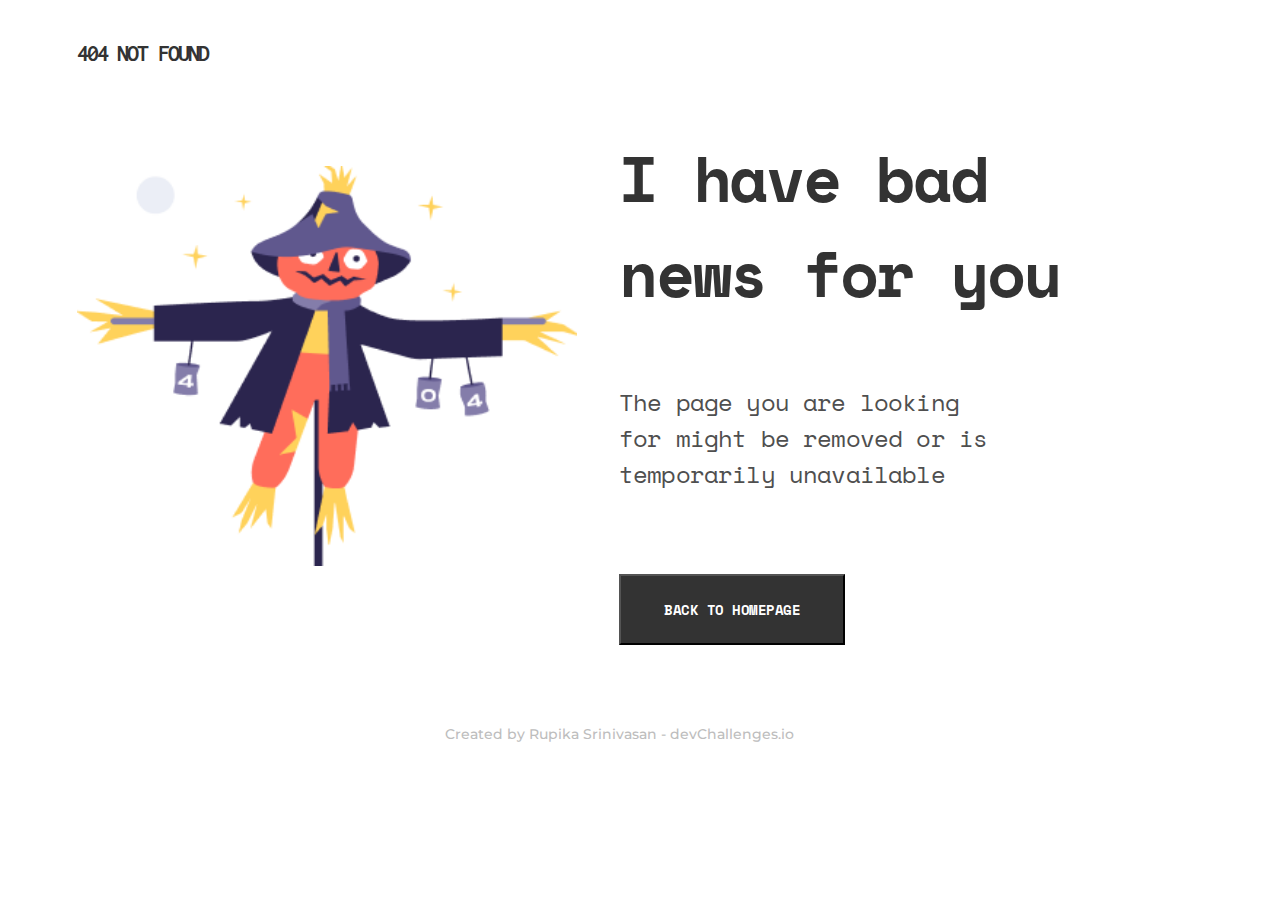
<file: 404NotFound/index.html>
<!DOCTYPE html>
<html lang="en">
<head>
    <meta charset="UTF-8">
    <meta http-equiv="X-UA-Compatible" content="IE=edge">
    <meta name="viewport" content="width=device-width, initial-scale=1.0">
    <title>404 page</title>
    <link rel="stylesheet" href="404NotFound.css">
    <link rel="stylesheet" href="https://fonts.googleapis.com/css?family=Inconsolata">
    <link rel="stylesheet" href="https://fonts.googleapis.com/css?family=Space+Mono">
    <link rel="stylesheet" href="https://fonts.googleapis.com/css?family=Montserrat">
    <link rel="icon" href="Assets/favicon.png">
</head>
<body>
      <header>
        404 NOT FOUND 
      </header>
      <div class="row">
        <div class="column">
          <img id="scareImg" src="Assets/ScareCrow.png"  alt="Scare Crow">
        </div>
        <div class="column">
          <p id="badText">I have bad news for you</p>
          <span id="smallText">The page you are looking for might be removed or is temporarily unavailable</span>
          <br/>
          <button id="backBtn">BACK TO HOMEPAGE</button>
          <br/>
        </div>
      </div>
      <br/>
      <footer>
        Created by Rupika Srinivasan - devChallenges.io 
      </footer>
</body>
</html>
</file>
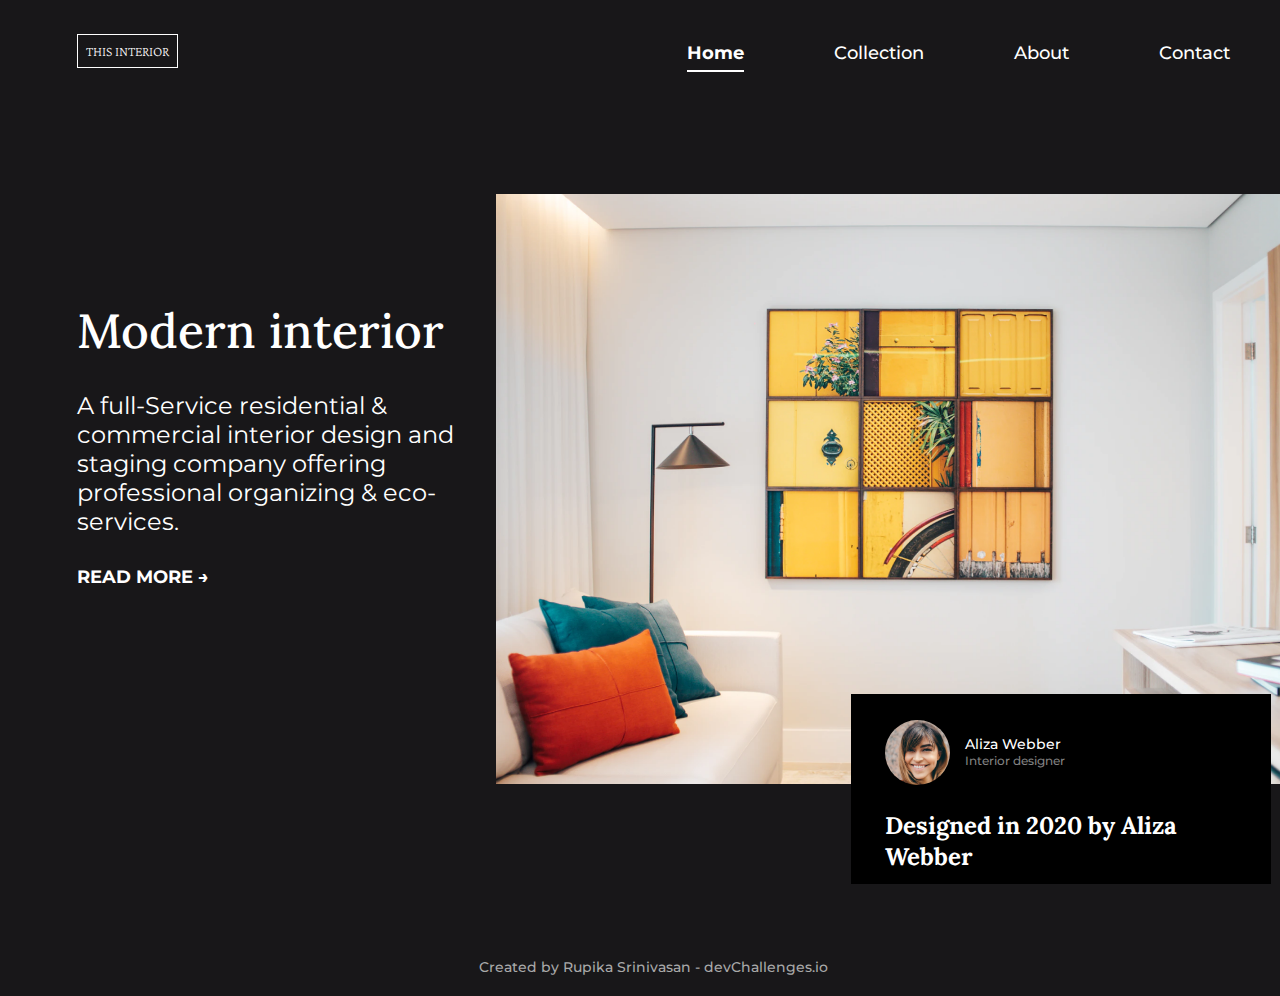
<file: InteriorConsultant/index.html>
<!DOCTYPE html>
<html lang="en">

<head>
    <meta charset="UTF-8">
    <meta name="viewport" content="width=device-width, initial-scale=1.0">
    <title>Interior Consultant</title>
    <link rel="stylesheet" href="interior.css">
    <link rel="icon" href="Assets/devchallenges.png" type="image/x-icon">
    <link rel="stylesheet" href="https://fonts.googleapis.com/css?family=Crimson+Pro">
    <link rel="stylesheet" href="https://fonts.googleapis.com/css?family=Montserrat">
    <link rel="stylesheet" href="https://fonts.googleapis.com/css?family=Lora">
</head>

<body>
    <header>
        <span id="headTag">
            THIS INTERIOR
        </span>
        <img class="menu display" src="Assets/menuIcon.png" alt="menu">
        <img class="close hidden" src="Assets/closeIcon.png" alt="close">
        <nav class="navigation hidden">
            <a class="active" href="#home">Home</a>
            <a href="#collection">Collection</a>
            <a href="#about">About</a>
            <a href="#contact">Contact</a>
        </nav>
    </header>
    <main>
        <div id="sideContent">
            <span id="head">Modern interior</span>
            <p>
                A full-Service residential & commercial interior design and staging company offering professional
                organizing & eco-services.
            </p>
            <span>READ MORE &#8594;</span>
        </div>
        <div id="photoContent">
            <img id="mainPhoto" src="Assets/photo1.png">
            <div id="authorContent">
                <div id="subMain">
                    <img id="subPhoto" src="Assets/photo2.png">
                    <div id="subText">
                        <div>Aliza Webber</div>
                        <div>Interior designer</div>
                    </div>
                </div>
                <div id="authorDesignation">
                    Designed in 2020 by Aliza Webber
                </div>
            </div>
        </div>
    </main>
    <div class="overlay hidden"></div>
    <footer>
        Created by Rupika Srinivasan - devChallenges.io 
    </footer>
    <script src="interior.js"></script>
</body>

</html>
</file>
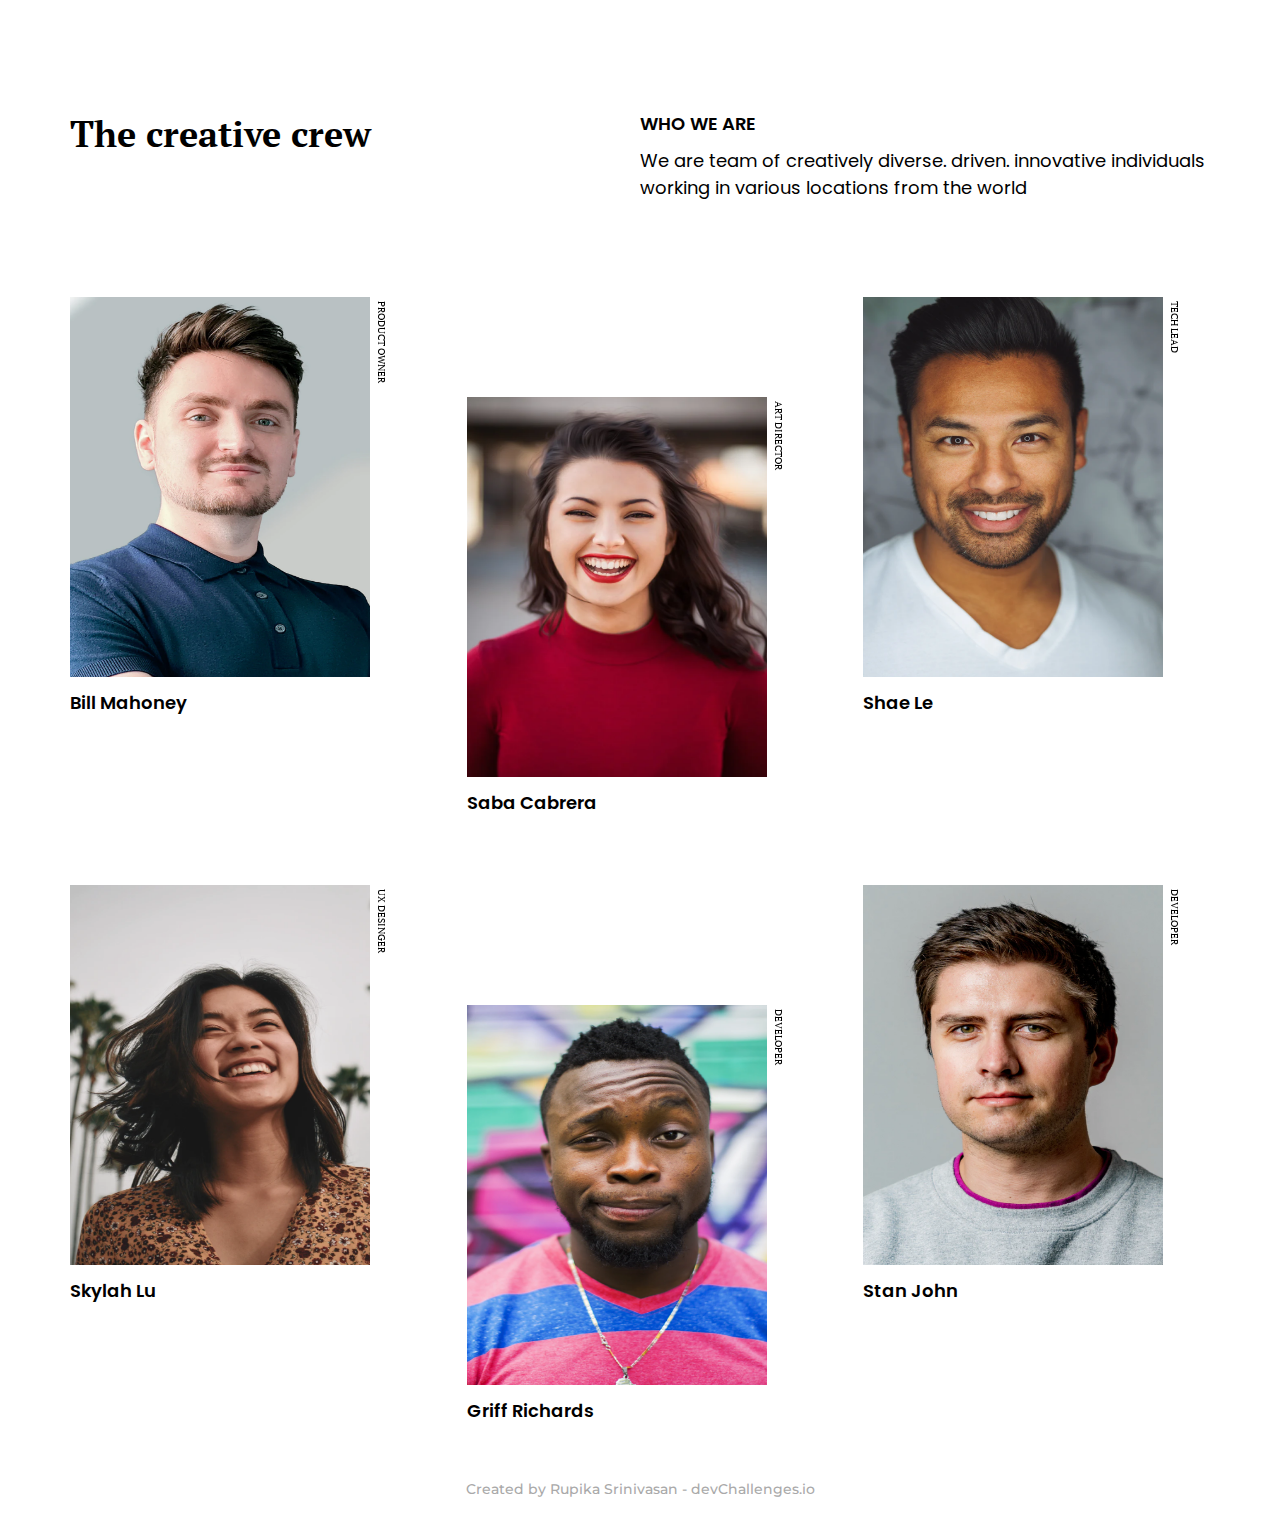
<file: MyTeamPage/index.html>
<!DOCTYPE html>
<html lang="en">

<head>
    <meta charset="UTF-8">
    <meta name="viewport" content="width=device-width, initial-scale=1.0">
    <title>My Team page</title>
    <link rel="stylesheet" href="team.css">
    <link rel="icon" href="Assets/devchallenges.png" type="image/x-icon">
    <link rel="stylesheet" href="https://fonts.googleapis.com/css?family=PT+Serif">
    <link rel="stylesheet" href="https://fonts.googleapis.com/css?family=Poppins">
    <link rel="stylesheet" href="https://fonts.googleapis.com/css?family=Montserrat">
</head>

<body>
    <header>
        <div id="creativeHead">
            <h3>The creative crew</h3>
        </div>
        <div class="whoAbout">
            <h4>WHO WE ARE</h4>
            <p>
                We are team of creatively diverse. driven.
                innovative individuals working in various
                locations from the world
            </p>
        </div>
    </header>
    <div class="grid-container">
        <div class="gridItem first">
            <img src="Assets/photo1.png" alt="Bill">
            <figcaption>Bill Mahoney</figcaption>
            <p id="designation">PRODUCT OWNER</p>
        </div>
        <div class="gridItem second">
            <img src="Assets/photo2.png" alt="Saba">
            <figcaption>Saba Cabrera</figcaption>
            <p id="designation">ART DIRECTOR</p>
        </div>
        <div class="gridItem third">
            <img src="Assets/photo3.png" alt="Shae">
            <figcaption>Shae Le</figcaption>
            <p id="designation">TECH LEAD</p>
        </div>
        <div class="gridItem four">
            <img src="Assets/photo4.png" alt="Skylah">
            <figcaption>Skylah Lu</figcaption>
            <p id="designation">UX DESINGER</p>
        </div>
        <div class="gridItem five">
            <img src="Assets/photo5.png" alt="Griff">
            <figcaption>Griff Richards</figcaption>
            <p id="designation">DEVELOPER</p>
        </div>
        <div class="gridItem six">
            <img src="Assets/photo6.png" alt="Stan">
            <figcaption>Stan John</figcaption>
            <p id="designation">DEVELOPER</p>
        </div>
    </div>
    <footer>
        Created by Rupika Srinivasan - devChallenges.io 
    </footer>
</body>

</html>
</file>
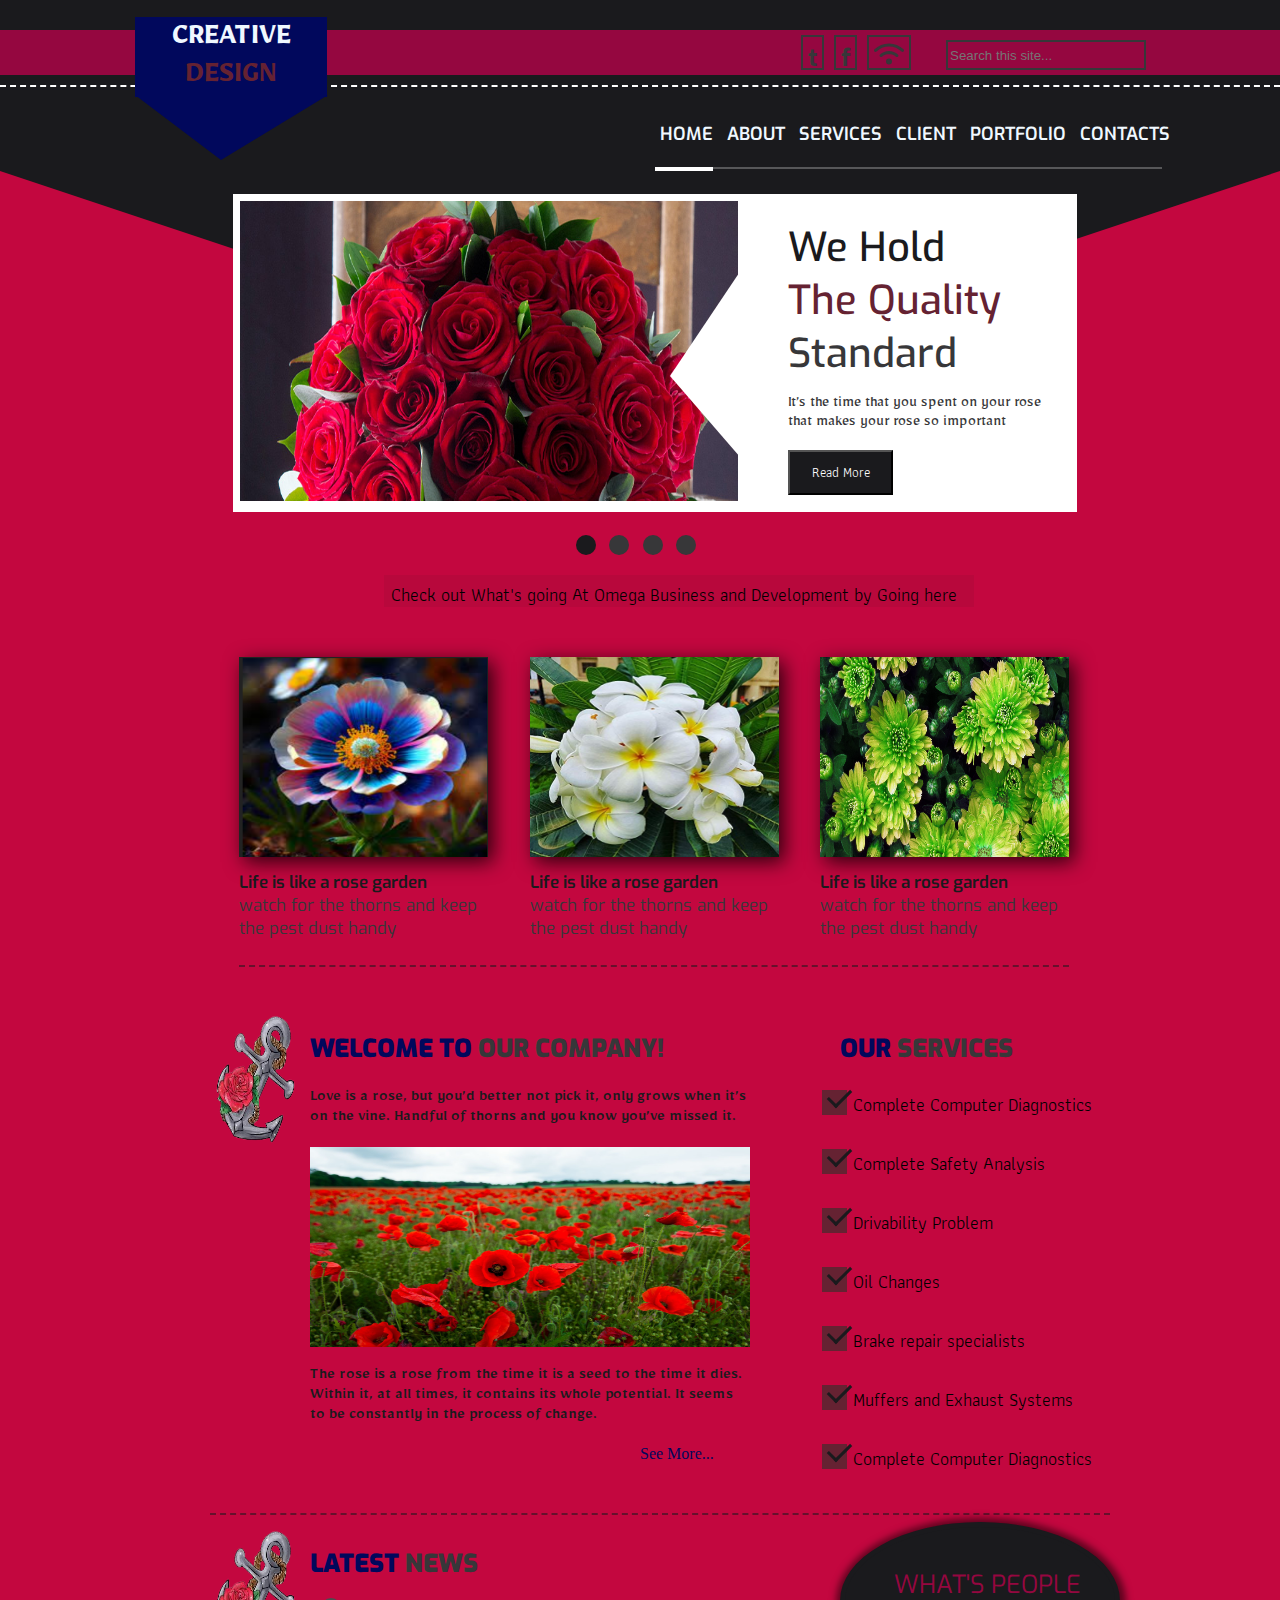
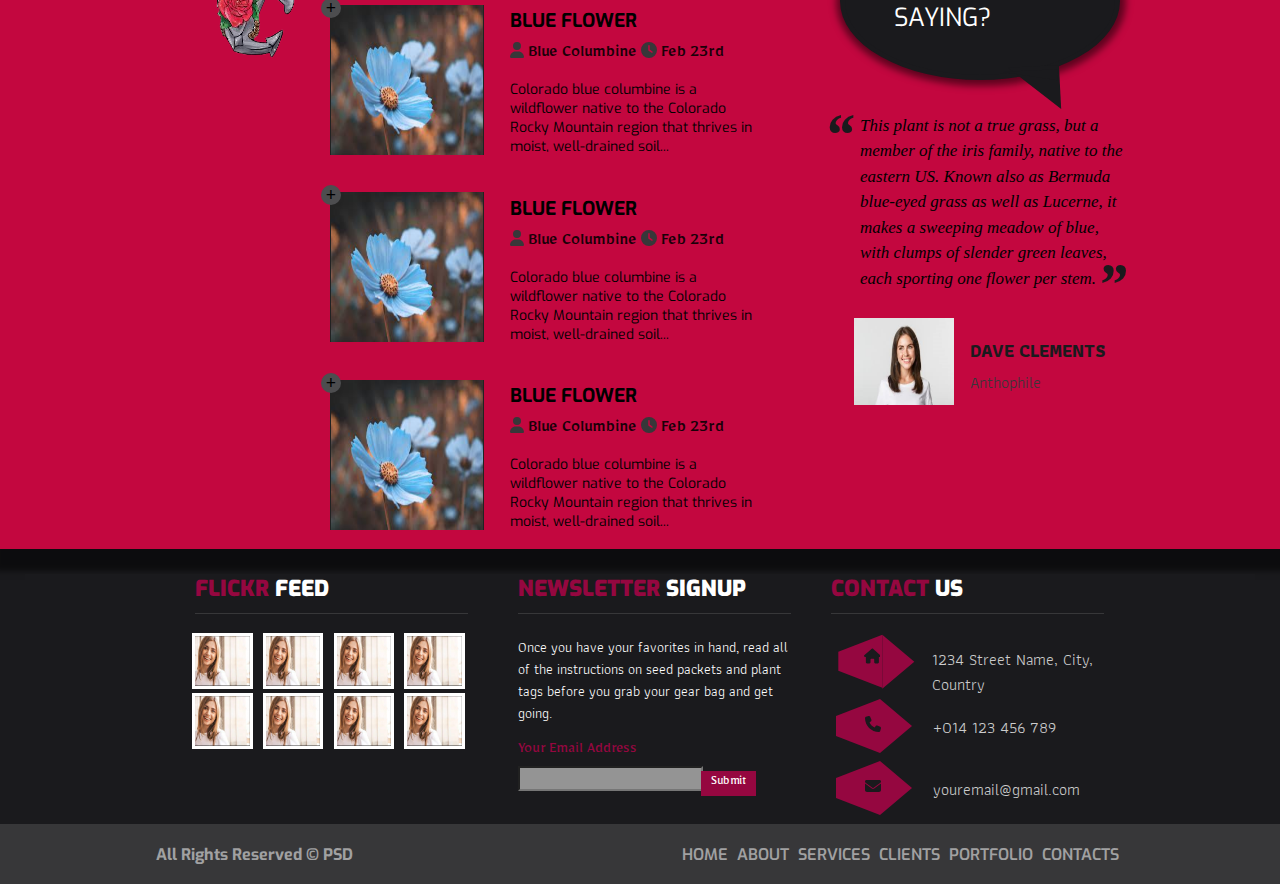
<file: TemplateDesign/index.html>
<!DOCTYPE html>

<html lang="en">
<head>

    <meta charset="UTF-8">

    <meta http-equiv="X-UA-Compatible" content="IE=edge">

    <meta name="viewport" content="width=device-width, initial-scale=1.0">

    <title>Creative Design</title>

    <link rel="stylesheet" href="designTemplate.css">

    <link rel="icon" href="Assets/ball.jfif">

    <link rel="stylesheet" href="https://fonts.googleapis.com/css?family=Exo">

    <link rel="stylesheet" href="https://fonts.googleapis.com/css?family=Mirza">

    <link rel="stylesheet" href="https://fonts.googleapis.com/css?family=Athiti">

</head>

<body>

    <div class="wrapper">

        <div class="menu">

            <div class="firstmenu">

                <div class="firstmenu-quick">

                    <div id="twitter">

                        <a href="https://twitter.com/login?lang=en">t</a>

                    </div>

                    <div id="fb">

                        <a href="https://www.facebook.com/">f</a>

                    </div>

                    <div id="wifi">

                        <svg id="svgwifi" xmlns="http://www.w3.org/2000/svg" height="1.5em"

                            viewBox="0 0 640 512"><!--! Font Awesome Free 6.4.0 by @fontawesome - https://fontawesome.com License - https://fontawesome.com/license (Commercial License) Copyright 2023 Fonticons, Inc. -->

                            <style>

                                #svgwifi {

                                    fill: #373739

                                }

                            </style>

                            <path

                                d="M54.2 202.9C123.2 136.7 216.8 96 320 96s196.8 40.7 265.8 106.9c12.8 12.2 33 11.8 45.2-.9s11.8-33-.9-45.2C549.7 79.5 440.4 32 320 32S90.3 79.5 9.8 156.7C-2.9 169-3.3 189.2 8.9 202s32.5 13.2 45.2 .9zM320 256c56.8 0 108.6 21.1 148.2 56c13.3 11.7 33.5 10.4 45.2-2.8s10.4-33.5-2.8-45.2C459.8 219.2 393 192 320 192s-139.8 27.2-190.5 72c-13.3 11.7-14.5 31.9-2.8 45.2s31.9 14.5 45.2 2.8c39.5-34.9 91.3-56 148.2-56zm64 160a64 64 0 1 0 -128 0 64 64 0 1 0 128 0z" />

                        </svg>

                    </div>

                    <input type="search" placeholder="Search this site...">

                </div>

            </div>

            <div class="dotted">

            </div>

            <div class="firstmenu-logo">

                <h1> CREATIVE DESIGN</h1>

            </div>

            <div class="secondMenu">

                <a href="#">HOME</a>

                <a href="#">ABOUT</a>

                <a href="#">SERVICES</a>

                <a href="#">CLIENT</a>

                <a href="#">PORTFOLIO</a>

                <a href="#">CONTACTS</a>

            </div>

            <div id="line"></div>

            <div id="active"></div>

        </div>

        <div class="bottomdiv">

        </div>

        <div class="carousal">

            <div class="carousal-main">

                <img class="carousal-img" src="Assets/redrose.jpg" alt="rose">

                <div class="carousal-text">

                    <span id="first">We Hold</span><br />

                    <span id="second">The Quality</span>

                    <span id="third">Standard</span>

                    <p>

                        It’s the time that you spent on your rose that makes your rose so important

                    </p>

                    <input type="button" value="Read More">

                </div>

            </div>

            <div class="carousal-circles">

                <div id="active-carousal" class="circles"></div>

                <div class="circles"></div>

                <div class="circles"></div>

                <div class="circles"></div>

            </div>

            <div class="carousal-caption">

                Check out What's going At Omega Business and Development by Going here

            </div>

        </div>

        <div class="card-wrapper">

            <div class="cards">

                <div class="cards-content">

                    <img class="cards-img" src="Assets/cards1.png">

                    <div class="cards-caption">

                        Life is like a rose garden <br />

                        watch for the thorns and keep the pest dust handy

                    </div>

                </div>

                <div class="cards-content">

                    <img class="cards-img" src="Assets/cards2.jpg">

                    <div class="cards-caption">

                        Life is like a rose garden <br />

                        watch for the thorns and keep the pest dust handy

                    </div>

                </div>

                <div class="cards-content">

                    <img class="cards-img" src="Assets/cards3.jpg">

                    <div class="cards-caption">

                        Life is like a rose garden <br />

                        watch for the thorns and keep the pest dust handy

                    </div>

                </div>

            </div>

        </div>

        <div class="service-wrapper">

            <div class="services">

                <div class="service-left">

                    <img class="service-left-img" src="Assets/anchorRose-removebg-preview.png" alt="anchor">

                    <div class="service-left-content">

                        <h3 class="service-header">

                            <span>WELCOME TO</span>

                            <span>OUR COMPANY!</span>

                        </h3>

                        <p class="service-left-para1">

                            Love is a rose, but you’d better not pick it, only grows when it’s on the vine. Handful of

                            thorns and you know you’ve missed it.

                        </p>

                        <img class="service-left-content-img" src="Assets/rosyrose.jpg" alt="">

                        <p class="service-left-para1">

                            The rose is a rose from the time it is a seed to the time it dies. Within it, at all times,

                            it contains its whole potential. It seems to be constantly in the process of change.

                        </p>

                        <a href="#">See More...</a>

                    </div>

                </div>

                <div class="service-right">

                    <h3 class="service-header">

                        <span>OUR</span>

                        <span>SERVICES</span>

                    </h3>

                    <label class="container">Complete Computer Diagnostics

                        <input type="checkbox" checked="checked">

                        <span class="checkmark"></span>

                    </label>

                    <label class="container">Complete Safety Analysis

                        <input type="checkbox" checked="checked">

                        <span class="checkmark"></span>

                    </label>

                    <label class="container">Drivability Problem

                        <input type="checkbox" checked="checked">

                        <span class="checkmark"></span>

                    </label>

                    <label class="container">Oil Changes

                        <input type="checkbox" checked="checked">

                        <span class="checkmark"></span>

                    </label>

                    <label class="container">Brake repair specialists

                        <input type="checkbox" checked="checked">

                        <span class="checkmark"></span>

                    </label>

                    <label class="container">Muffers and Exhaust Systems

                        <input type="checkbox" checked="checked">

                        <span class="checkmark"></span>

                    </label>

                    <label class="container">Complete Computer Diagnostics

                        <input type="checkbox" checked="checked">

                        <span class="checkmark"></span>

                    </label>

                </div>

            </div>

        </div>

        <div class="news-wrapper">

            <div class="news">

                <div class="latest-news">

                    <img class="service-left-img" src="Assets/anchorRose-removebg-preview.png" alt="anchor">

                    <div class="latest-news-content">

                        <h3 class="service-header">

                            <span>LATEST</span>

                            <span>NEWS</span>

                        </h3>

                        <div class="latest-news-values">

                            <div class="plus">+</div>

                            <div class="news-img">

                                <img src="Assets/BlueFlower.png" alt="blueflower">

                            </div>

                            <div class="news-content">

                                <h4>BLUE FLOWER</h4>

                                <div class="content-logo">

                                    <svg xmlns="http://www.w3.org/2000/svg" height="1em"

                                        viewBox="0 0 448 512"><!--! Font Awesome Free 6.4.0 by @fontawesome - https://fontawesome.com License - https://fontawesome.com/license (Commercial License) Copyright 2023 Fonticons, Inc. -->

                                        <style>

                                            svg {

                                                fill: #373739

                                            }

                                        </style>

                                        <path

                                            d="M224 256A128 128 0 1 0 224 0a128 128 0 1 0 0 256zm-45.7 48C79.8 304 0 383.8 0 482.3C0 498.7 13.3 512 29.7 512H418.3c16.4 0 29.7-13.3 29.7-29.7C448 383.8 368.2 304 269.7 304H178.3z" />

                                    </svg>

                                    <span>Blue Columbine</span>

                                    <svg xmlns="http://www.w3.org/2000/svg" height="1em"

                                        viewBox="0 0 512 512"><!--! Font Awesome Free 6.4.0 by @fontawesome - https://fontawesome.com License - https://fontawesome.com/license (Commercial License) Copyright 2023 Fonticons, Inc. -->

                                        <style>

                                            svg {

                                                fill: #373739

                                            }

                                        </style>

                                        <path

                                            d="M256 0a256 256 0 1 1 0 512A256 256 0 1 1 256 0zM232 120V256c0 8 4 15.5 10.7 20l96 64c11 7.4 25.9 4.4 33.3-6.7s4.4-25.9-6.7-33.3L280 243.2V120c0-13.3-10.7-24-24-24s-24 10.7-24 24z" />

                                    </svg>

                                    <span>Feb 23rd</span>

                                </div>

                                <p>

                                    Colorado blue columbine is a wildflower native to the Colorado Rocky Mountain region

                                    that thrives in moist, well-drained soil...

                                </p>

                            </div>

                        </div>

                        <div class="latest-news-values">

                            <div class="plus">+</div>

                            <div class="news-img">

                                <img src="Assets/BlueFlower.png" alt="blueflower">

                            </div>

                            <div class="news-content">

                                <h4>BLUE FLOWER</h4>

                                <div class="content-logo">

                                    <svg xmlns="http://www.w3.org/2000/svg" height="1em"

                                        viewBox="0 0 448 512"><!--! Font Awesome Free 6.4.0 by @fontawesome - https://fontawesome.com License - https://fontawesome.com/license (Commercial License) Copyright 2023 Fonticons, Inc. -->

                                        <style>

                                            svg {

                                                fill: #373739

                                            }

                                        </style>

                                        <path

                                            d="M224 256A128 128 0 1 0 224 0a128 128 0 1 0 0 256zm-45.7 48C79.8 304 0 383.8 0 482.3C0 498.7 13.3 512 29.7 512H418.3c16.4 0 29.7-13.3 29.7-29.7C448 383.8 368.2 304 269.7 304H178.3z" />

                                    </svg>

                                    <span>Blue Columbine</span>

                                    <svg xmlns="http://www.w3.org/2000/svg" height="1em"

                                        viewBox="0 0 512 512"><!--! Font Awesome Free 6.4.0 by @fontawesome - https://fontawesome.com License - https://fontawesome.com/license (Commercial License) Copyright 2023 Fonticons, Inc. -->

                                        <style>

                                            svg {

                                                fill: #373739

                                            }

                                        </style>

                                        <path

                                            d="M256 0a256 256 0 1 1 0 512A256 256 0 1 1 256 0zM232 120V256c0 8 4 15.5 10.7 20l96 64c11 7.4 25.9 4.4 33.3-6.7s4.4-25.9-6.7-33.3L280 243.2V120c0-13.3-10.7-24-24-24s-24 10.7-24 24z" />

                                    </svg>

                                    <span>Feb 23rd</span>

                                </div>

                                <p>

                                    Colorado blue columbine is a wildflower native to the Colorado Rocky Mountain region

                                    that thrives in moist, well-drained soil...

                                </p>

                            </div>

                        </div>

                        <div class="latest-news-values">

                            <div class="plus">+</div>

                            <div class="news-img">

                                <img src="Assets/BlueFlower.png" alt="blueflower">

                            </div>

                            <div class="news-content">

                                <h4>BLUE FLOWER</h4>

                                <div class="content-logo">

                                    <svg xmlns="http://www.w3.org/2000/svg" height="1em"

                                        viewBox="0 0 448 512"><!--! Font Awesome Free 6.4.0 by @fontawesome - https://fontawesome.com License - https://fontawesome.com/license (Commercial License) Copyright 2023 Fonticons, Inc. -->

                                        <style>

                                            svg {

                                                fill: #373739

                                            }

                                        </style>

                                        <path

                                            d="M224 256A128 128 0 1 0 224 0a128 128 0 1 0 0 256zm-45.7 48C79.8 304 0 383.8 0 482.3C0 498.7 13.3 512 29.7 512H418.3c16.4 0 29.7-13.3 29.7-29.7C448 383.8 368.2 304 269.7 304H178.3z" />

                                    </svg>

                                    <span>Blue Columbine</span>

                                    <svg xmlns="http://www.w3.org/2000/svg" height="1em"

                                        viewBox="0 0 512 512"><!--! Font Awesome Free 6.4.0 by @fontawesome - https://fontawesome.com License - https://fontawesome.com/license (Commercial License) Copyright 2023 Fonticons, Inc. -->

                                        <style>

                                            svg {

                                                fill: #373739

                                            }

                                        </style>

                                        <path

                                            d="M256 0a256 256 0 1 1 0 512A256 256 0 1 1 256 0zM232 120V256c0 8 4 15.5 10.7 20l96 64c11 7.4 25.9 4.4 33.3-6.7s4.4-25.9-6.7-33.3L280 243.2V120c0-13.3-10.7-24-24-24s-24 10.7-24 24z" />

                                    </svg>

                                    <span>Feb 23rd</span>

                                </div>

                                <p>

                                    Colorado blue columbine is a wildflower native to the Colorado Rocky Mountain region

                                    that thrives in moist, well-drained soil...

                                </p>

                            </div>

                        </div>

                    </div>

                </div>

                <div class="news-quotes">

                    <div class="people-bubble">

                        <span id="quoteColor">WHAT'S PEOPLE <span>SAYING?</span></span>

                    </div>

                    <div class="people-bubble-arrow"></div>

                    <div class="bubble-content">

                        <p>

                            This plant is not a true grass, but a member of the iris family, native to the eastern US. Known also as Bermuda blue-eyed grass as well as Lucerne, it makes a sweeping meadow of blue, with clumps of slender green leaves, each sporting one flower per stem.

                        </p>

                    </div>

                    <div class="bubble-author">

                        <img src="Assets/lady.png" alt="">

                        <div class="bubble-author-name">

                            <h3>DAVE CLEMENTS</h3>

                            <span>Anthophile</span>

                        </div>

                    </div>

                </div>

            </div>

        </div>

        <div class="footerOne-wrapper">

            <div class="footer">

                <div class="flicker">

                    <h3 class="footer-header">

                        <span>FLICKR</span>

                        <span>FEED</span>

                    </h3>

                    <div class="footer-images">

                        <img src="Assets/flex-photo-lady.png" alt="lady">

                        <img src="Assets/flex-photo-lady.png" alt="lady">

                        <img src="Assets/flex-photo-lady.png" alt="lady">

                        <img src="Assets/flex-photo-lady.png" alt="lady">

                        <img src="Assets/flex-photo-lady.png" alt="lady">

                        <img src="Assets/flex-photo-lady.png" alt="lady">

                        <img src="Assets/flex-photo-lady.png" alt="lady">

                        <img src="Assets/flex-photo-lady.png" alt="lady">

                    </div>

                </div>

                <div class="newsletter">

                    <h3 class="footer-header">

                        <span>NEWSLETTER</span>

                        <span>SIGNUP</span>

                    </h3>

                    <div class="newsletter-content">

                        <p>

                            Once you have your favorites in hand, read all of the instructions on seed packets and plant tags before you grab your gear bag and get going.

                        </p>

                        <label for="emailAddress">Your Email Address</label>

                        <input type="email" id="emailAddress">

                        <input id="submit-btn" type="button" value="Submit">

                    </div>

                </div>

                <div class="contact">

                    <h3 class="footer-header">

                        <span>CONTACT</span>

                        <span>US</span>

                    </h3>

                    <div class="contact-content">

                        <div class="shape-content">

                            <div class="shape">

                            </div>

                            <svg id="house" xmlns="http://www.w3.org/2000/svg" height="1em" viewBox="0 0 576 512"><!--! Font Awesome Free 6.4.0 by @fontawesome - https://fontawesome.com License - https://fontawesome.com/license (Commercial License) Copyright 2023 Fonticons, Inc. --><path d="M575.8 255.5c0 18-15 32.1-32 32.1h-32l.7 160.2c0 2.7-.2 5.4-.5 8.1V472c0 22.1-17.9 40-40 40H456c-1.1 0-2.2 0-3.3-.1c-1.4 .1-2.8 .1-4.2 .1H416 392c-22.1 0-40-17.9-40-40V448 384c0-17.7-14.3-32-32-32H256c-17.7 0-32 14.3-32 32v64 24c0 22.1-17.9 40-40 40H160 128.1c-1.5 0-3-.1-4.5-.2c-1.2 .1-2.4 .2-3.6 .2H104c-22.1 0-40-17.9-40-40V360c0-.9 0-1.9 .1-2.8V287.6H32c-18 0-32-14-32-32.1c0-9 3-17 10-24L266.4 8c7-7 15-8 22-8s15 2 21 7L564.8 231.5c8 7 12 15 11 24z"/></svg>

                            <div class="shape-value">

                                1234 Street Name, City, Country

                            </div>

                        </div>

                        <div class="shape-content">

                            <div class="shape"></div>

                            <svg id="tel" xmlns="http://www.w3.org/2000/svg" height="1em" viewBox="0 0 512 512"><!--! Font Awesome Free 6.4.0 by @fontawesome - https://fontawesome.com License - https://fontawesome.com/license (Commercial License) Copyright 2023 Fonticons, Inc. --><path d="M164.9 24.6c-7.7-18.6-28-28.5-47.4-23.2l-88 24C12.1 30.2 0 46 0 64C0 311.4 200.6 512 448 512c18 0 33.8-12.1 38.6-29.5l24-88c5.3-19.4-4.6-39.7-23.2-47.4l-96-40c-16.3-6.8-35.2-2.1-46.3 11.6L304.7 368C234.3 334.7 177.3 277.7 144 207.3L193.3 167c13.7-11.2 18.4-30 11.6-46.3l-40-96z"/></svg>

                            <div class="shape-value">

                                +014 123 456 789

                            </div>

                        </div>

                        <div class="shape-content">

                            <div class="shape">

                            </div>

                            <svg id="mail" xmlns="http://www.w3.org/2000/svg" height="1em" viewBox="0 0 512 512"><!--! Font Awesome Free 6.4.0 by @fontawesome - https://fontawesome.com License - https://fontawesome.com/license (Commercial License) Copyright 2023 Fonticons, Inc. --><path d="M48 64C21.5 64 0 85.5 0 112c0 15.1 7.1 29.3 19.2 38.4L236.8 313.6c11.4 8.5 27 8.5 38.4 0L492.8 150.4c12.1-9.1 19.2-23.3 19.2-38.4c0-26.5-21.5-48-48-48H48zM0 176V384c0 35.3 28.7 64 64 64H448c35.3 0 64-28.7 64-64V176L294.4 339.2c-22.8 17.1-54 17.1-76.8 0L0 176z"/></svg>

                            <div class="shape-value">

                                youremail@gmail.com

                            </div>

                        </div>

                    </div>

                </div>

            </div>

        </div>

        <div class="footerSec-wrapper">

            <h4>All Rights Reserved &#169; PSD</h4>

            <div class="footer-links">

                <a href="#">HOME</a>

                <a href="#">ABOUT</a>

                <a href="#">SERVICES</a>

                <a href="#">CLIENTS</a>

                <a href="#">PORTFOLIO</a>

                <a href="#">CONTACTS</a>

            </div>

        </div>

    </div>

</body>

</html>
</file>
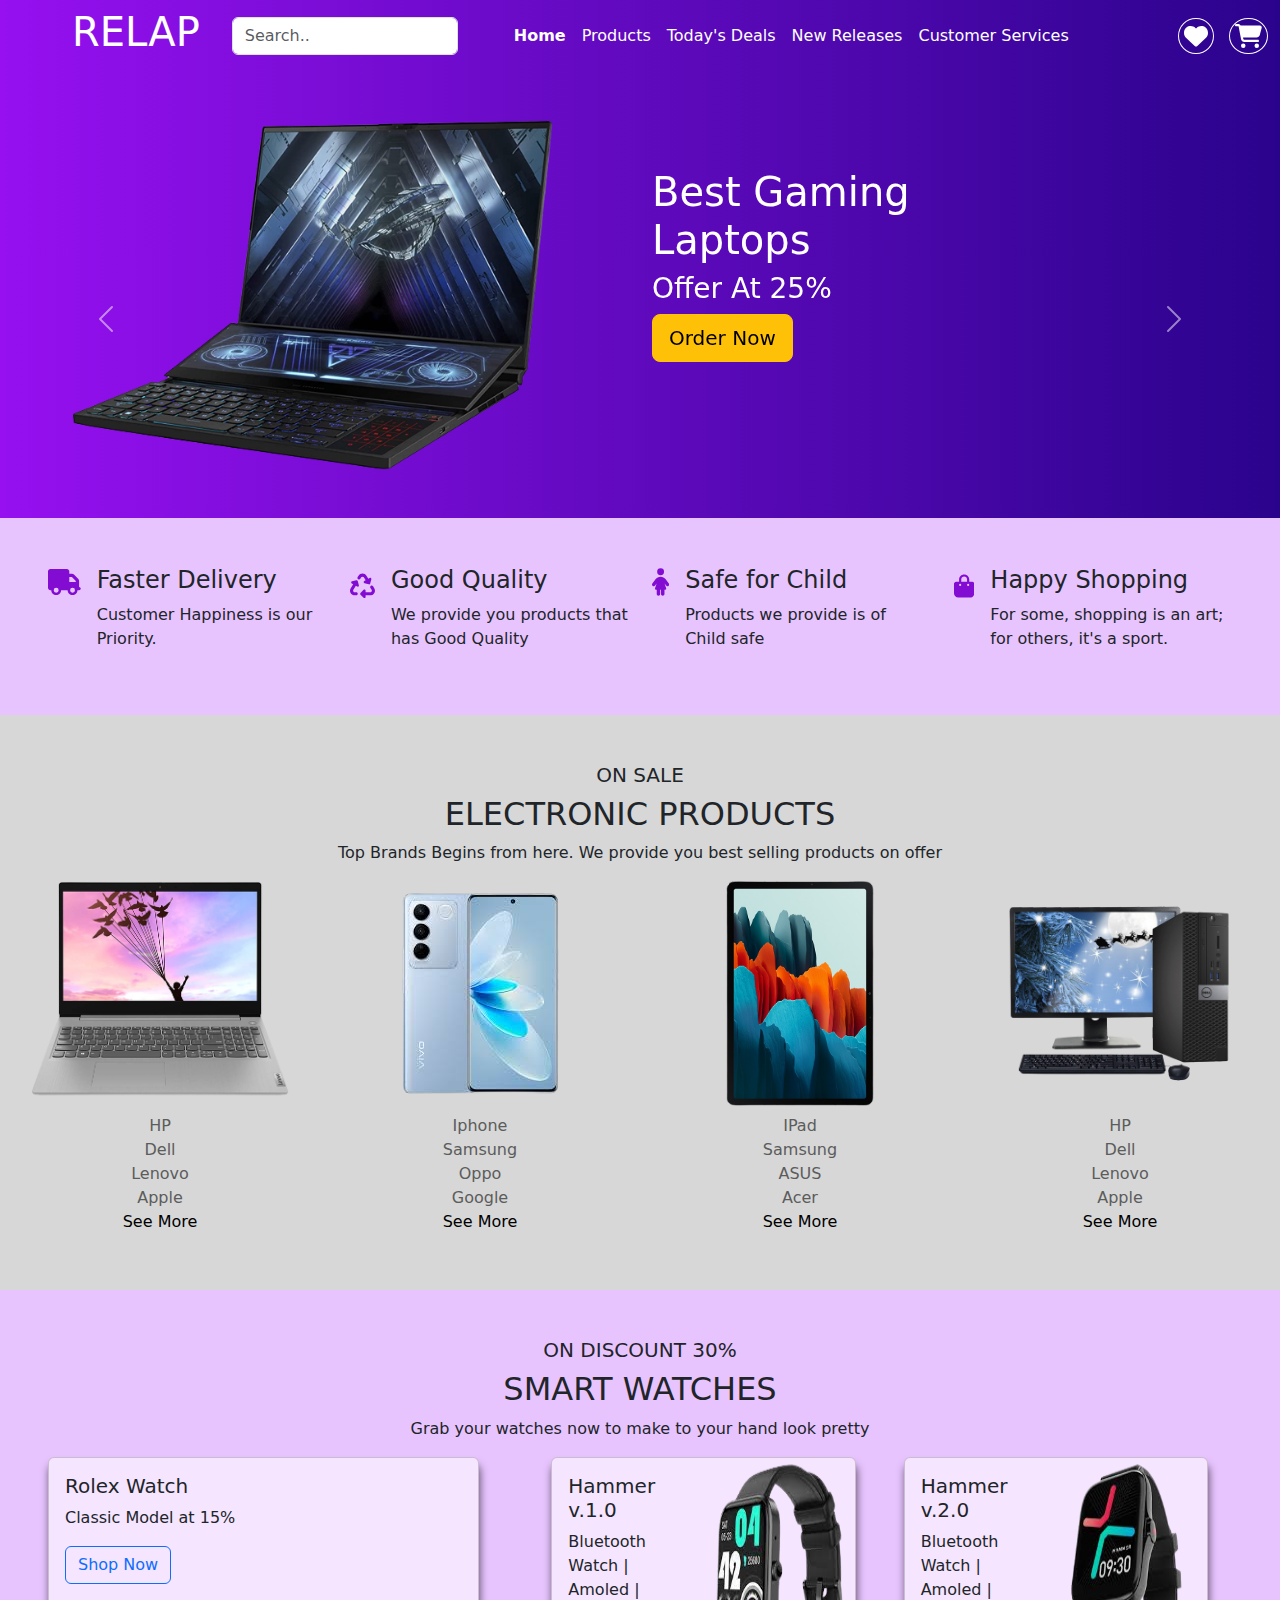
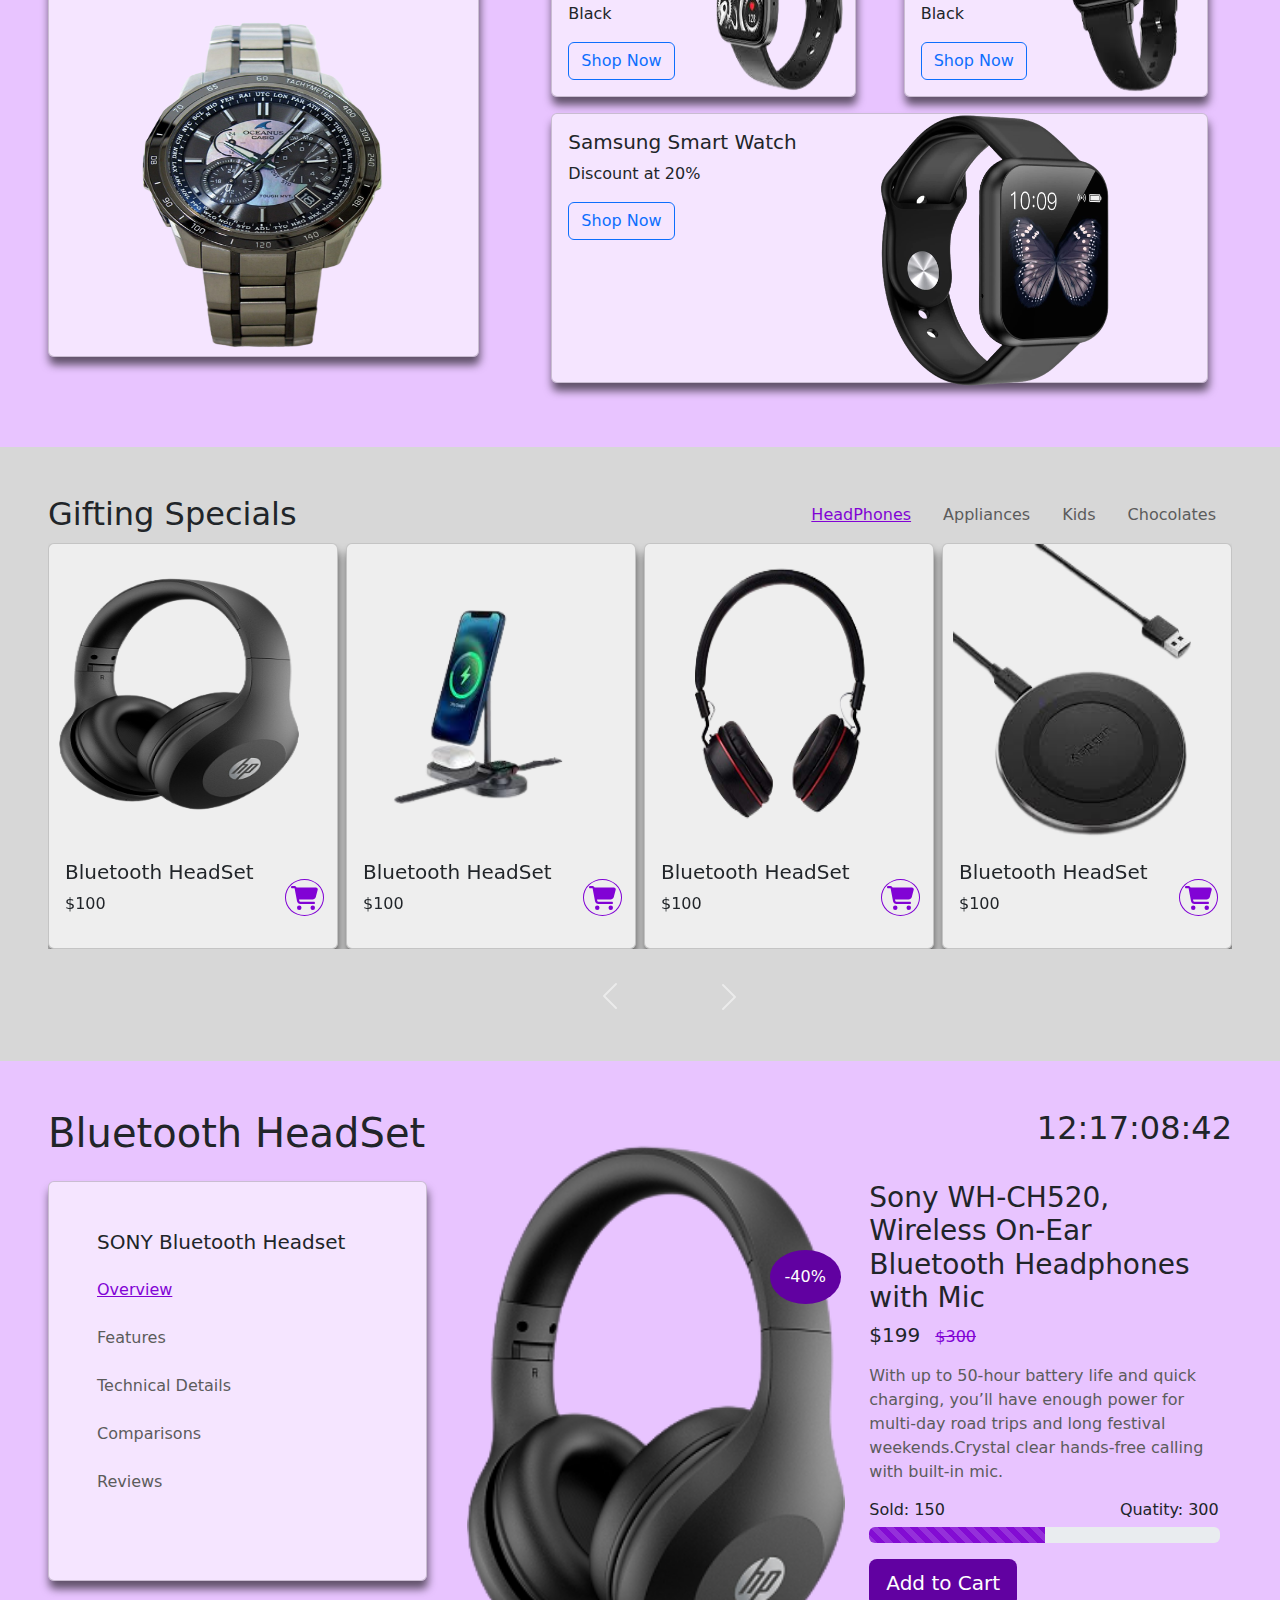
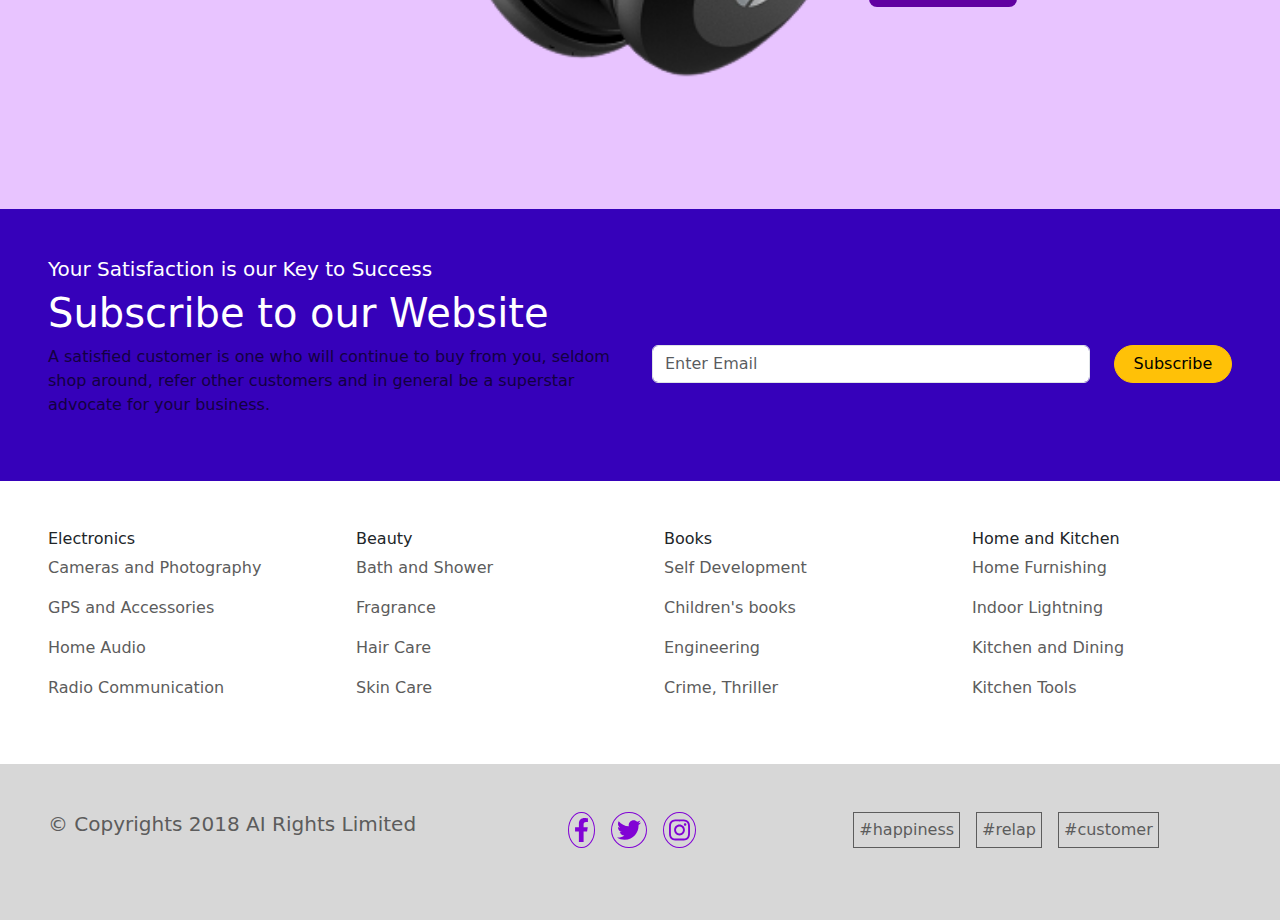
<file: BootstrapTemplate/BootstrapTemplate.html>
<!DOCTYPE html>

<html lang="en">

 

<head>

    <meta charset="UTF-8">

    <meta http-equiv="X-UA-Compatible" content="IE=edge">

    <meta name="viewport" content="width=device-width, initial-scale=1.0">

    <title>Online Shopping Site: RELAP</title>

    <link rel="icon" href="Assets1/R-logo.png">

    <link href="https://cdn.jsdelivr.net/npm/bootstrap@5.3.0/dist/css/bootstrap.min.css" rel="stylesheet">

    <link rel="stylesheet" href="BootstrapTemplate.css">

</head>

 

<body>

    <div class="header-container container-fluid">

        <nav class="navbar navbar-expand-lg ">

            <div class="container-fluid ms-lg-5">

                <a class="me-3 title" href="BootstrapTemplate.html">

                    <h1>RELAP</h1>

                </a>

                <div class="position-absolute end-0 d-none d-xl-block">

                    <div class="outer-container">

                        <svg id="logo" xmlns="http://www.w3.org/2000/svg" height="1.5em" viewBox="0 0 512 512"><style>#logo{fill:white}</style><path d="M47.6 300.4L228.3 469.1c7.5 7 17.4 10.9 27.7 10.9s20.2-3.9 27.7-10.9L464.4 300.4c30.4-28.3 47.6-68 47.6-109.5v-5.8c0-69.9-50.5-129.5-119.4-141C347 36.5 300.6 51.4 268 84L256 96 244 84c-32.6-32.6-79-47.5-124.6-39.9C50.5 55.6 0 115.2 0 185.1v5.8c0 41.5 17.2 81.2 47.6 109.5z"/></svg>

                    </div>

                    <div class="outer-container">

                        <svg id="logo" xmlns="http://www.w3.org/2000/svg" height="1.5em" viewBox="0 0 576 512"><path d="M0 24C0 10.7 10.7 0 24 0H69.5c22 0 41.5 12.8 50.6 32h411c26.3 0 45.5 25 38.6 50.4l-41 152.3c-8.5 31.4-37 53.3-69.5 53.3H170.7l5.4 28.5c2.2 11.3 12.1 19.5 23.6 19.5H488c13.3 0 24 10.7 24 24s-10.7 24-24 24H199.7c-34.6 0-64.3-24.6-70.7-58.5L77.4 54.5c-.7-3.8-4-6.5-7.9-6.5H24C10.7 48 0 37.3 0 24zM128 464a48 48 0 1 1 96 0 48 48 0 1 1 -96 0zm336-48a48 48 0 1 1 0 96 48 48 0 1 1 0-96z"/></svg>

                    </div>

                </div>

                <div class="d-xl-none smaller">

                    <div class="outer-container">

                        <svg id="logo" xmlns="http://www.w3.org/2000/svg" height="1.5em" viewBox="0 0 512 512"><style>#logo{fill:white}</style><path d="M47.6 300.4L228.3 469.1c7.5 7 17.4 10.9 27.7 10.9s20.2-3.9 27.7-10.9L464.4 300.4c30.4-28.3 47.6-68 47.6-109.5v-5.8c0-69.9-50.5-129.5-119.4-141C347 36.5 300.6 51.4 268 84L256 96 244 84c-32.6-32.6-79-47.5-124.6-39.9C50.5 55.6 0 115.2 0 185.1v5.8c0 41.5 17.2 81.2 47.6 109.5z"/></svg>

                    </div>

                    <div class="outer-container">

                        <svg id="logo" xmlns="http://www.w3.org/2000/svg" height="1.5em" viewBox="0 0 576 512"><path d="M0 24C0 10.7 10.7 0 24 0H69.5c22 0 41.5 12.8 50.6 32h411c26.3 0 45.5 25 38.6 50.4l-41 152.3c-8.5 31.4-37 53.3-69.5 53.3H170.7l5.4 28.5c2.2 11.3 12.1 19.5 23.6 19.5H488c13.3 0 24 10.7 24 24s-10.7 24-24 24H199.7c-34.6 0-64.3-24.6-70.7-58.5L77.4 54.5c-.7-3.8-4-6.5-7.9-6.5H24C10.7 48 0 37.3 0 24zM128 464a48 48 0 1 1 96 0 48 48 0 1 1 -96 0zm336-48a48 48 0 1 1 0 96 48 48 0 1 1 0-96z"/></svg>

                    </div>

                </div>

                <button type="button" class="navbar-toggler" data-bs-toggle="collapse" data-bs-target="#navbarSupportedContent" aria-expanded="false" aria-label="Toggle navigation" aria-controls="navbarSupportedContent" >

                    <span class="navbar-toggler-icon"></span>

                </button>

                <div class="navbar-collapse collapse show" id="navbarSupportedContent">

                    <div class="d-flex ms-lg-3">

                        <input class="form-control" type="search" name="Search" placeholder="Search..">

                    </div>

                    <ul class="navbar-nav ms-lg-5 me-auto mb-2 mb-lg-0">

                        <li class="navbar-item">

                            <a class="nav-link activate text-white" href="#">Home</a>

                        </li>

                        <li class="navbar-item">

                            <a class="nav-link text-white" href="#">Products</a>

                        </li>

                        <li class="navbar-item">

                            <a class="nav-link text-white" href="#">Today's Deals</a>

                        </li>

                        <li class="navbar-item">

                            <a class="nav-link text-white" href="#">New Releases</a>

                        </li>

                        <li class="navbar-item">

                            <a class="nav-link text-white" href="#">Customer Services</a>

                        </li>

                    </ul>

                </div>

            </div>

        </nav>

        <div id="carouselExample" class="carousel slide mt-5" data-bs-ride="carousel">

            <div class="carousel-inner">

                <div class="carousel-item active">

                    <div class="container-fluid">

                        <div class="row">

                            <div class="col-md-6">

                                <img src="Assets1/Laptop.png" class="img-fluid d-block carousel-img ms-lg-5 mb-5" alt="Laptop">

                            </div>

                            <div class="col-md-4 my-5">

                                <h1>Best Gaming Laptops</h1>

                                <h3>Offer At 25%</h3>

                                <button type="button" class="btn btn-warning btn-lg">Order Now</button>

                            </div>

                        </div>

                    </div>

                </div>

                <div class="carousel-item">

                    <div class="container">

                        <div class="row">

                            <div class="col-md-5">

                                <img src="Assets1/Iphone.png" class="img-fluid d-block carousel-img ms-lg-5 mb-5" alt="Iphone">

                            </div>

                            <div class="col-md-6 my-5">

                                <h1>IPHONE 14 PRO MAX</h1>

                                <h3>46MP Cam | 6GB RAM | Deep Purple</h3>

                                <button type="button" class="btn btn-warning btn-lg">Order Now</button>

                            </div>

                        </div>

                    </div>

                </div>

                <div class="carousel-item">

                    <div class="container">

                        <div class="row">

                            <div class="col-md-5 mt-5">

                                <img src="Assets1/Smartwatch.png"  class="img-fluid d-block carousel-img ms-lg-5 pb-5" alt="Smartwatch">

                            </div>

                            <div class="col-md-6 my-5">

                                <h1>Grab your SmartWatch now</h1>

                                <h3>Offer At 15%</h3>

                                <button type="button" class="btn btn-warning btn-lg">Redeem Now</button>

                            </div>

                        </div>

                    </div>

                </div>

                <div class="carousel-item">

                    <div class="container">

                        <div class="row">

                            <div class="col-md-6">

                                <img src="Assets1/Television.png" class="img-fluid d-block carousel-img ms-lg-5 mb-5" alt="Television">

                            </div>

                            <div class="col-md-6 my-5">

                                <h1>Televisions on Sale</h1>

                                <h3>Offer At 30%</h3>

                                <button type="button" class="btn btn-warning btn-lg">Order Now</button>

                            </div>

                        </div>

                    </div>

                </div>

            </div>

            <button type="button" class="carousel-control-prev" data-bs-target="#carouselExample" data-bs-slide="prev">

                <span class="carousel-control-prev-icon" aria-hidden="true"></span>

                <span class="visually-hidden">Prev</span>

            </button>

            <button type="button" class="carousel-control-next" data-bs-target="#carouselExample" data-bs-slide="next">

                <span class="carousel-control-next-icon" aria-hidden="true"></span>

                <span class="visually-hidden">Next</span>

            </button>

        </div>

 

    </div>

    <div class="section container-fluid p-5">

        <div class="row">

            <div class="col-md-3">

                <div class="d-flex">

                    <svg id="section-logo" xmlns="http://www.w3.org/2000/svg" height="2em" viewBox="0 0 640 512"><style>#section-logo{fill:#830cd3}</style><path d="M48 0C21.5 0 0 21.5 0 48V368c0 26.5 21.5 48 48 48H64c0 53 43 96 96 96s96-43 96-96H384c0 53 43 96 96 96s96-43 96-96h32c17.7 0 32-14.3 32-32s-14.3-32-32-32V288 256 237.3c0-17-6.7-33.3-18.7-45.3L512 114.7c-12-12-28.3-18.7-45.3-18.7H416V48c0-26.5-21.5-48-48-48H48zM416 160h50.7L544 237.3V256H416V160zM112 416a48 48 0 1 1 96 0 48 48 0 1 1 -96 0zm368-48a48 48 0 1 1 0 96 48 48 0 1 1 0-96z"/></svg>

                    <div class="d-flex flex-column ps-3 mb-3">

                        <h4>Faster Delivery</h4>

                        Customer Happiness is our Priority.

                    </div>

                </div>

            </div>

            <div class="col-md-3">

                <div class="d-flex">

                    <svg id="section-logo" xmlns="http://www.w3.org/2000/svg" height="2.5em" viewBox="0 0 512 512"><path d="M174.7 45.1C192.2 17 223 0 256 0s63.8 17 81.3 45.1l38.6 61.7 27-15.6c8.4-4.9 18.9-4.2 26.6 1.7s11.1 15.9 8.6 25.3l-23.4 87.4c-3.4 12.8-16.6 20.4-29.4 17l-87.4-23.4c-9.4-2.5-16.3-10.4-17.6-20s3.4-19.1 11.8-23.9l28.4-16.4L283 79c-5.8-9.3-16-15-27-15s-21.2 5.7-27 15l-17.5 28c-9.2 14.8-28.6 19.5-43.6 10.5c-15.3-9.2-20.2-29.2-10.7-44.4l17.5-28zM429.5 251.9c15-9 34.4-4.3 43.6 10.5l24.4 39.1c9.4 15.1 14.4 32.4 14.6 50.2c.3 53.1-42.7 96.4-95.8 96.4L320 448v32c0 9.7-5.8 18.5-14.8 22.2s-19.3 1.7-26.2-5.2l-64-64c-9.4-9.4-9.4-24.6 0-33.9l64-64c6.9-6.9 17.2-8.9 26.2-5.2s14.8 12.5 14.8 22.2v32l96.2 0c17.6 0 31.9-14.4 31.8-32c0-5.9-1.7-11.7-4.8-16.7l-24.4-39.1c-9.5-15.2-4.7-35.2 10.7-44.4zm-364.6-31L36 204.2c-8.4-4.9-13.1-14.3-11.8-23.9s8.2-17.5 17.6-20l87.4-23.4c12.8-3.4 26 4.2 29.4 17L182 241.2c2.5 9.4-.9 19.3-8.6 25.3s-18.2 6.6-26.6 1.7l-26.5-15.3L68.8 335.3c-3.1 5-4.8 10.8-4.8 16.7c-.1 17.6 14.2 32 31.8 32l32.2 0c17.7 0 32 14.3 32 32s-14.3 32-32 32l-32.2 0C42.7 448-.3 404.8 0 351.6c.1-17.8 5.1-35.1 14.6-50.2l50.3-80.5z"/></svg>

                    <div class="d-flex flex-column ps-3 mb-3">

                        <h4>Good Quality</h4>

                        We provide you products that has Good Quality

                    </div>

                </div>

            </div>

            <div class="col-md-3">

                <div class="d-flex">

                    <svg id="section-logo" xmlns="http://www.w3.org/2000/svg" height="2em" viewBox="0 0 320 512"><path d="M224 64A64 64 0 1 0 96 64a64 64 0 1 0 128 0zM88 400v80c0 17.7 14.3 32 32 32s32-14.3 32-32V400h16v80c0 17.7 14.3 32 32 32s32-14.3 32-32V400h17.8c10.9 0 18.6-10.7 15.2-21.1l-31.1-93.4 28.6 37.8c10.7 14.1 30.8 16.8 44.8 6.2s16.8-30.7 6.2-44.8L254.6 207c-22.4-29.6-57.5-47-94.6-47s-72.2 17.4-94.6 47L6.5 284.7c-10.7 14.1-7.9 34.2 6.2 44.8s34.2 7.9 44.8-6.2l28.7-37.8L55 378.9C51.6 389.3 59.3 400 70.2 400H88z"/></svg>

                    <div class="d-flex flex-column ps-3 mb-3">

                        <h4>Safe for Child</h4>

                        Products we provide is of Child safe

                    </div>

                </div>

            </div>

            <div class="col-md-3">

                <div class="d-flex">

                    <svg id="section-logo" xmlns="http://www.w3.org/2000/svg" height="2.5em" viewBox="0 0 448 512"><path d="M160 112c0-35.3 28.7-64 64-64s64 28.7 64 64v48H160V112zm-48 48H48c-26.5 0-48 21.5-48 48V416c0 53 43 96 96 96H352c53 0 96-43 96-96V208c0-26.5-21.5-48-48-48H336V112C336 50.1 285.9 0 224 0S112 50.1 112 112v48zm24 48a24 24 0 1 1 0 48 24 24 0 1 1 0-48zm152 24a24 24 0 1 1 48 0 24 24 0 1 1 -48 0z"/></svg>

                    <div class="d-flex flex-column ps-3 mb-3">

                        <h4>Happy Shopping</h4>

                        For some, shopping is an art; for others, it's a sport.

                    </div>

                </div>

            </div>

        </div>

    </div>

    <div class="products-first container-fluid py-5">

        <h5 class="text-center">ON SALE</h5>

        <h2 class="text-center">ELECTRONIC PRODUCTS</h2>

        <p class="text-center">Top Brands Begins from here. We provide you best selling products on offer</p>

        <div class="row">

            <div class="col-md-3">

                <img src="Assets1/LaptopFirst-removebg-preview.png" alt="Laptops" class="img-fluid prodImg mx-auto d-block">

                <div class="d-flex flex-column text-center my-2">

                   <a href="">HP</a>

                   <a href="">Dell</a>

                   <a href="">Lenovo</a>

                   <a href="">Apple</a>

                   <a id="See-more" href="">See More</a>

                </div>

            </div>

            <div class="col-md-3">

                <img src="Assets1/MobileFirst-removebg-preview.png" alt="Mobile Phones" class="img-fluid prodImg mx-auto d-block">

                <div class="d-flex flex-column text-center my-2">

                   <a href="">Iphone</a>

                   <a href="">Samsung</a>

                   <a href="">Oppo</a>

                   <a href="">Google</a>

                   <a id="See-more" href="">See More</a>

                </div>

            </div>

            <div class="col-md-3">

                <img src="Assets1/GalaxyFirst-removebg-preview.png" alt="Tablets" class="img-fluid prodImg mx-auto d-block">

                <div class="d-flex flex-column text-center my-2">

                   <a href="">IPad</a>

                   <a href="">Samsung</a>

                   <a href="">ASUS</a>

                   <a href="">Acer</a>

                   <a id="See-more" href="">See More</a>

                </div>

            </div>

            <div class="col-md-3">

                <img src="Assets1/ComputerFirst-removebg-preview.png" alt="Computers" class="img-fluid prodImg mx-auto d-block">

                <div class="d-flex flex-column text-center my-2">

                   <a href="">HP</a>

                   <a href="">Dell</a>

                   <a href="">Lenovo</a>

                   <a href="">Apple</a>

                   <a id="See-more" href="">See More</a>

                </div>

            </div>

           

        </div>

    </div>

    <div class="products-second container-fluid p-5">

        <h5 class="text-center">ON DISCOUNT 30%</h5>

        <h2 class="text-center">SMART WATCHES</h2>

        <p class="text-center">Grab your watches now to make to your hand look pretty</p>

        <div class="row">

            <div class="col-md-5">

                <div class="card card-one me-lg-5 mb-3">

                    <div class="card-body">

                        <h5 class="card-title">Rolex Watch</h5>

                        <p class="card-text">Classic Model at 15%</p>

                        <button type="button" class="btn btn-outline-primary">Shop Now</button>

                    </div>

                    <img src="Assets1/Watch1-removebg-preview.png" class="ps-lg-5 pe-lg-5 card-img-bottom img-fluid rolex" alt="Watches">

                </div>

            </div>

            <div class="col-md-7">

                <div class="row">

                    <div class="col-md-6">

                        <div class="card card-sec me-lg-4 mb-3">

                            <div class="row g-0">

                                <div class="col-6">

                                    <div class="card-body">

                                        <h5 class="card-title">Hammer v.1.0</h5>

                                        <p class="card-text">Bluetooth Watch | Amoled | Black</p>

                                        <button type="button" class="btn btn-outline-primary">Shop Now</button>

                                    </div>

                                </div>

                                <div class="col-6">

                                    <img src="Assets1/Watch3-removebg-preview.png" class="img-fluid rounded-end hammer" alt="Watches">

                                </div>

                            </div>

                        </div>

                    </div>

                    <div class="col-md-6">

                        <div class="card card-sec me-lg-4 mb-3">

                            <div class="row g-0">

                                <div class="col-6">

                                    <div class="card-body">

                                        <h5 class="card-title">Hammer v.2.0</h5>

                                        <p class="card-text">Bluetooth Watch | Amoled | Black</p>

                                        <button type="button" class="btn btn-outline-primary">Shop Now</button>

                                    </div>

                                </div>

                                <div class="col-6">

                                    <img src="Assets1/Watch4-removebg-preview.png" class="img-fluid rounded-end hammer" alt="Watches">

                                </div>

                            </div>

                        </div>    

                    </div>

                </div>

                <div class="card card-third me-lg-4 mb-3">

                    <div class="row g-0">

                        <div class="col-6">

                            <div class="card-body">

                                <h5 class="card-title">Samsung Smart Watch</h5>

                                <p class="card-text">Discount at 20%</p>

                                <button type="button" class="btn btn-outline-primary">Shop Now</button>

                            </div>

                        </div>

                        <div class="col-6">

                            <img src="Assets1/Smartwatch.png" class="img-fluid rounded-end smartwatch" alt="Watches">

                        </div>

                    </div>

                </div>

            </div>

        </div>

    </div>

    <div class="products-third container-fluid p-5">

        <div class="row">

            <div class="col-md-4">

                <h2>Gifting Specials</h2>

            </div>

            <div class="col-md-8 mb-2">

                <ul class="nav navigation">

                    <li class="nav-item">

                        <a class="nav-link" id="hyper-active" href="">HeadPhones</a>

                    </li>

                    <li class="nav-item">

                        <a class="nav-link" href="">Appliances</a>

                    </li>

                    <li class="nav-item">

                        <a class="nav-link" href="">Kids</a>

                    </li>

                    <li class="nav-item">

                        <a class="nav-link" href="">Chocolates</a>

                    </li>

                </ul>

            </div>

        </div>

        <div id="carousel-normal" class="carousel slide">

            <div class="carousel-inner">

                <div class="carousel-item active">

                    <div class="row row-cols-1 row-cols-md-4 g-2">

                        <div class="col">

                            <div class="card">

                                <img class="card-img-top price-img" src="Assets1/Headset-removebg-preview.png" alt="Headphones">

                                <div class="card-body">

                                    <h5 class="card-title">Bluetooth HeadSet</h5>

                                    <p class="card-text price">$100</p>

                                    <div class="outer-container-price">

                                        <svg id="pricelogo" xmlns="http://www.w3.org/2000/svg" height="1.5em" viewBox="0 0 576 512"><path d="M0 24C0 10.7 10.7 0 24 0H69.5c22 0 41.5 12.8 50.6 32h411c26.3 0 45.5 25 38.6 50.4l-41 152.3c-8.5 31.4-37 53.3-69.5 53.3H170.7l5.4 28.5c2.2 11.3 12.1 19.5 23.6 19.5H488c13.3 0 24 10.7 24 24s-10.7 24-24 24H199.7c-34.6 0-64.3-24.6-70.7-58.5L77.4 54.5c-.7-3.8-4-6.5-7.9-6.5H24C10.7 48 0 37.3 0 24zM128 464a48 48 0 1 1 96 0 48 48 0 1 1 -96 0zm336-48a48 48 0 1 1 0 96 48 48 0 1 1 0-96z"/></svg>

                                    </div>

                                </div>

                            </div>

                        </div>

                        <div class="col">

                            <div class="card">

                                <img class="card-img-top price-img" src="Assets1/Charger_-removebg-preview.png" alt="Headphones">

                                <div class="card-body">

                                    <h5 class="card-title">Bluetooth HeadSet</h5>

                                    <p class="card-text price">$100</p>

                                    <div class="outer-container-price">

                                        <svg id="pricelogo" xmlns="http://www.w3.org/2000/svg" height="1.5em" viewBox="0 0 576 512"><path d="M0 24C0 10.7 10.7 0 24 0H69.5c22 0 41.5 12.8 50.6 32h411c26.3 0 45.5 25 38.6 50.4l-41 152.3c-8.5 31.4-37 53.3-69.5 53.3H170.7l5.4 28.5c2.2 11.3 12.1 19.5 23.6 19.5H488c13.3 0 24 10.7 24 24s-10.7 24-24 24H199.7c-34.6 0-64.3-24.6-70.7-58.5L77.4 54.5c-.7-3.8-4-6.5-7.9-6.5H24C10.7 48 0 37.3 0 24zM128 464a48 48 0 1 1 96 0 48 48 0 1 1 -96 0zm336-48a48 48 0 1 1 0 96 48 48 0 1 1 0-96z"/></svg>

                                    </div>

                                </div>

                            </div>

                        </div>

                        <div class="col">

                            <div class="card">

                                <img class="card-img-top price-img" src="Assets1/Headset1-removebg-preview.png" alt="Headphones">

                                <div class="card-body">

                                    <h5 class="card-title">Bluetooth HeadSet</h5>

                                    <p class="card-text price">$100</p>

                                    <div class="outer-container-price">

                                        <svg id="pricelogo" xmlns="http://www.w3.org/2000/svg" height="1.5em" viewBox="0 0 576 512"><path d="M0 24C0 10.7 10.7 0 24 0H69.5c22 0 41.5 12.8 50.6 32h411c26.3 0 45.5 25 38.6 50.4l-41 152.3c-8.5 31.4-37 53.3-69.5 53.3H170.7l5.4 28.5c2.2 11.3 12.1 19.5 23.6 19.5H488c13.3 0 24 10.7 24 24s-10.7 24-24 24H199.7c-34.6 0-64.3-24.6-70.7-58.5L77.4 54.5c-.7-3.8-4-6.5-7.9-6.5H24C10.7 48 0 37.3 0 24zM128 464a48 48 0 1 1 96 0 48 48 0 1 1 -96 0zm336-48a48 48 0 1 1 0 96 48 48 0 1 1 0-96z"/></svg>

                                    </div>

                                </div>

                            </div>

                        </div>

                        <div class="col">

                            <div class="card">

                                <img class="card-img-top price-img" src="Assets1/Charger-removebg-preview.png" alt="Headphones">

                                <div class="card-body">

                                    <h5 class="card-title">Bluetooth HeadSet</h5>

                                    <p class="card-text price">$100</p>

                                    <div class="outer-container-price">

                                        <svg id="pricelogo" xmlns="http://www.w3.org/2000/svg" height="1.5em" viewBox="0 0 576 512"><path d="M0 24C0 10.7 10.7 0 24 0H69.5c22 0 41.5 12.8 50.6 32h411c26.3 0 45.5 25 38.6 50.4l-41 152.3c-8.5 31.4-37 53.3-69.5 53.3H170.7l5.4 28.5c2.2 11.3 12.1 19.5 23.6 19.5H488c13.3 0 24 10.7 24 24s-10.7 24-24 24H199.7c-34.6 0-64.3-24.6-70.7-58.5L77.4 54.5c-.7-3.8-4-6.5-7.9-6.5H24C10.7 48 0 37.3 0 24zM128 464a48 48 0 1 1 96 0 48 48 0 1 1 -96 0zm336-48a48 48 0 1 1 0 96 48 48 0 1 1 0-96z"/></svg>

                                    </div>

                                </div>

                            </div>

                        </div>

                    </div>

                </div>

                <div class="carousel-item">

                    <div class="row row-cols-1 row-cols-md-4 g-2">

                        <div class="col">

                            <div class="card">

                                <img class="card-img-top price-img" src="Assets1/Headset-removebg-preview.png" alt="Headphones">

                                <div class="card-body">

                                    <h5 class="card-title">Bluetooth HeadSet</h5>

                                    <p class="card-text price">$100</p>

                                    <div class="outer-container-price">

                                        <svg id="pricelogo" xmlns="http://www.w3.org/2000/svg" height="1.5em" viewBox="0 0 576 512"><path d="M0 24C0 10.7 10.7 0 24 0H69.5c22 0 41.5 12.8 50.6 32h411c26.3 0 45.5 25 38.6 50.4l-41 152.3c-8.5 31.4-37 53.3-69.5 53.3H170.7l5.4 28.5c2.2 11.3 12.1 19.5 23.6 19.5H488c13.3 0 24 10.7 24 24s-10.7 24-24 24H199.7c-34.6 0-64.3-24.6-70.7-58.5L77.4 54.5c-.7-3.8-4-6.5-7.9-6.5H24C10.7 48 0 37.3 0 24zM128 464a48 48 0 1 1 96 0 48 48 0 1 1 -96 0zm336-48a48 48 0 1 1 0 96 48 48 0 1 1 0-96z"/></svg>

                                    </div>

                                </div>

                            </div>

                        </div>

                        <div class="col">

                            <div class="card">

                                <img class="card-img-top price-img" src="Assets1/Charger_-removebg-preview.png" alt="Headphones">

                                <div class="card-body">

                                    <h5 class="card-title">Bluetooth HeadSet</h5>

                                    <p class="card-text price">$100</p>

                                    <div class="outer-container-price">

                                        <svg id="pricelogo" xmlns="http://www.w3.org/2000/svg" height="1.5em" viewBox="0 0 576 512"><path d="M0 24C0 10.7 10.7 0 24 0H69.5c22 0 41.5 12.8 50.6 32h411c26.3 0 45.5 25 38.6 50.4l-41 152.3c-8.5 31.4-37 53.3-69.5 53.3H170.7l5.4 28.5c2.2 11.3 12.1 19.5 23.6 19.5H488c13.3 0 24 10.7 24 24s-10.7 24-24 24H199.7c-34.6 0-64.3-24.6-70.7-58.5L77.4 54.5c-.7-3.8-4-6.5-7.9-6.5H24C10.7 48 0 37.3 0 24zM128 464a48 48 0 1 1 96 0 48 48 0 1 1 -96 0zm336-48a48 48 0 1 1 0 96 48 48 0 1 1 0-96z"/></svg>

                                    </div>

                                </div>

                            </div>

                        </div>

                        <div class="col">

                            <div class="card">

                                <img class="card-img-top price-img" src="Assets1/Headset1-removebg-preview.png" alt="Headphones">

                                <div class="card-body">

                                    <h5 class="card-title">Bluetooth HeadSet</h5>

                                    <p class="card-text price">$100</p>

                                    <div class="outer-container-price">

                                        <svg id="pricelogo" xmlns="http://www.w3.org/2000/svg" height="1.5em" viewBox="0 0 576 512"><path d="M0 24C0 10.7 10.7 0 24 0H69.5c22 0 41.5 12.8 50.6 32h411c26.3 0 45.5 25 38.6 50.4l-41 152.3c-8.5 31.4-37 53.3-69.5 53.3H170.7l5.4 28.5c2.2 11.3 12.1 19.5 23.6 19.5H488c13.3 0 24 10.7 24 24s-10.7 24-24 24H199.7c-34.6 0-64.3-24.6-70.7-58.5L77.4 54.5c-.7-3.8-4-6.5-7.9-6.5H24C10.7 48 0 37.3 0 24zM128 464a48 48 0 1 1 96 0 48 48 0 1 1 -96 0zm336-48a48 48 0 1 1 0 96 48 48 0 1 1 0-96z"/></svg>

                                    </div>

                                </div>

                            </div>

                        </div>

                        <div class="col">

                            <div class="card">

                                <img class="card-img-top price-img" src="Assets1/Charger-removebg-preview.png" alt="Headphones">

                                <div class="card-body">

                                    <h5 class="card-title">Bluetooth HeadSet</h5>

                                    <p class="card-text price">$100</p>

                                    <div class="outer-container-price">

                                        <svg id="pricelogo" xmlns="http://www.w3.org/2000/svg" height="1.5em" viewBox="0 0 576 512"><path d="M0 24C0 10.7 10.7 0 24 0H69.5c22 0 41.5 12.8 50.6 32h411c26.3 0 45.5 25 38.6 50.4l-41 152.3c-8.5 31.4-37 53.3-69.5 53.3H170.7l5.4 28.5c2.2 11.3 12.1 19.5 23.6 19.5H488c13.3 0 24 10.7 24 24s-10.7 24-24 24H199.7c-34.6 0-64.3-24.6-70.7-58.5L77.4 54.5c-.7-3.8-4-6.5-7.9-6.5H24C10.7 48 0 37.3 0 24zM128 464a48 48 0 1 1 96 0 48 48 0 1 1 -96 0zm336-48a48 48 0 1 1 0 96 48 48 0 1 1 0-96z"/></svg>

                                    </div>

                                </div>

                            </div>

                        </div>

                    </div>

                </div>

                <div class="carousel-item">

                    <div class="row row-cols-1 row-cols-md-4 g-2">

                        <div class="col">

                            <div class="card">

                                <img class="card-img-top price-img" src="Assets1/Headset-removebg-preview.png" alt="Headphones">

                                <div class="card-body">

                                    <h5 class="card-title">Bluetooth HeadSet</h5>

                                    <p class="card-text price">$100</p>

                                    <div class="outer-container-price">

                                        <svg id="pricelogo" xmlns="http://www.w3.org/2000/svg" height="1.5em" viewBox="0 0 576 512"><path d="M0 24C0 10.7 10.7 0 24 0H69.5c22 0 41.5 12.8 50.6 32h411c26.3 0 45.5 25 38.6 50.4l-41 152.3c-8.5 31.4-37 53.3-69.5 53.3H170.7l5.4 28.5c2.2 11.3 12.1 19.5 23.6 19.5H488c13.3 0 24 10.7 24 24s-10.7 24-24 24H199.7c-34.6 0-64.3-24.6-70.7-58.5L77.4 54.5c-.7-3.8-4-6.5-7.9-6.5H24C10.7 48 0 37.3 0 24zM128 464a48 48 0 1 1 96 0 48 48 0 1 1 -96 0zm336-48a48 48 0 1 1 0 96 48 48 0 1 1 0-96z"/></svg>

                                    </div>

                                </div>

                            </div>

                        </div>

                        <div class="col">

                            <div class="card">

                                <img class="card-img-top price-img" src="Assets1/Charger_-removebg-preview.png" alt="Headphones">

                                <div class="card-body">

                                    <h5 class="card-title">Bluetooth HeadSet</h5>

                                    <p class="card-text price">$100</p>

                                    <div class="outer-container-price">

                                        <svg id="pricelogo" xmlns="http://www.w3.org/2000/svg" height="1.5em" viewBox="0 0 576 512"><path d="M0 24C0 10.7 10.7 0 24 0H69.5c22 0 41.5 12.8 50.6 32h411c26.3 0 45.5 25 38.6 50.4l-41 152.3c-8.5 31.4-37 53.3-69.5 53.3H170.7l5.4 28.5c2.2 11.3 12.1 19.5 23.6 19.5H488c13.3 0 24 10.7 24 24s-10.7 24-24 24H199.7c-34.6 0-64.3-24.6-70.7-58.5L77.4 54.5c-.7-3.8-4-6.5-7.9-6.5H24C10.7 48 0 37.3 0 24zM128 464a48 48 0 1 1 96 0 48 48 0 1 1 -96 0zm336-48a48 48 0 1 1 0 96 48 48 0 1 1 0-96z"/></svg>

                                    </div>

                                </div>

                            </div>

                        </div>

                        <div class="col">

                            <div class="card">

                                <img class="card-img-top price-img" src="Assets1/Headset1-removebg-preview.png" alt="Headphones">

                                <div class="card-body">

                                    <h5 class="card-title">Bluetooth HeadSet</h5>

                                    <p class="card-text price">$100</p>

                                    <div class="outer-container-price">

                                        <svg id="pricelogo" xmlns="http://www.w3.org/2000/svg" height="1.5em" viewBox="0 0 576 512"><path d="M0 24C0 10.7 10.7 0 24 0H69.5c22 0 41.5 12.8 50.6 32h411c26.3 0 45.5 25 38.6 50.4l-41 152.3c-8.5 31.4-37 53.3-69.5 53.3H170.7l5.4 28.5c2.2 11.3 12.1 19.5 23.6 19.5H488c13.3 0 24 10.7 24 24s-10.7 24-24 24H199.7c-34.6 0-64.3-24.6-70.7-58.5L77.4 54.5c-.7-3.8-4-6.5-7.9-6.5H24C10.7 48 0 37.3 0 24zM128 464a48 48 0 1 1 96 0 48 48 0 1 1 -96 0zm336-48a48 48 0 1 1 0 96 48 48 0 1 1 0-96z"/></svg>

                                    </div>

                                </div>

                            </div>

                        </div>

                        <div class="col">

                            <div class="card">

                                <img class="card-img-top price-img" src="Assets1/Charger-removebg-preview.png" alt="Headphones">

                                <div class="card-body">

                                    <h5 class="card-title">Bluetooth HeadSet</h5>

                                    <p class="card-text price">$100</p>

                                    <div class="outer-container-price">

                                        <svg id="pricelogo" xmlns="http://www.w3.org/2000/svg" height="1.5em" viewBox="0 0 576 512"><path d="M0 24C0 10.7 10.7 0 24 0H69.5c22 0 41.5 12.8 50.6 32h411c26.3 0 45.5 25 38.6 50.4l-41 152.3c-8.5 31.4-37 53.3-69.5 53.3H170.7l5.4 28.5c2.2 11.3 12.1 19.5 23.6 19.5H488c13.3 0 24 10.7 24 24s-10.7 24-24 24H199.7c-34.6 0-64.3-24.6-70.7-58.5L77.4 54.5c-.7-3.8-4-6.5-7.9-6.5H24C10.7 48 0 37.3 0 24zM128 464a48 48 0 1 1 96 0 48 48 0 1 1 -96 0zm336-48a48 48 0 1 1 0 96 48 48 0 1 1 0-96z"/></svg>

                                    </div>

                                </div>

                            </div>

                        </div>

                    </div>

                </div>

            </div>

            <button class="carousel-control-prev prevIcon" type="button" data-bs-target="#carousel-normal" data-bs-slide="prev">

                <span class="carousel-control-prev-icon" aria-hidden="true"></span>

                <span class="visually-hidden">Previous</span>

              </button>

              <button class="carousel-control-next nextIcon" type="button" data-bs-target="#carousel-normal" data-bs-slide="next">

                <span class="carousel-control-next-icon" aria-hidden="true"></span>

                <span class="visually-hidden">Next</span>

              </button>

        </div>

    </div>

    <div class="products-sale container-fluid p-5">

        <div class="row">

            <div class="col-md-6">

                <h1>Bluetooth HeadSet</h1>

            </div>

            <div class="col-md-6">

                <h2 class="float-lg-end">12:17:08:42</h2>

            </div>

        </div>

        <div class="row mt-3">

            <div class="col-md-4 me-lg-3 features-content">

                <div class="card sale-card">

                    <div class="card-body p-5 sale-product">

                        <h5>SONY Bluetooth Headset</h5>

                        <a class="card-link" id="hyper-active" href="">Overview</a>

                        <a class="card-link" href="">Features</a>

                        <a class="card-link" href="">Technical Details</a>

                        <a class="card-link" href="">Comparisons</a>

                        <a class="card-link" href="">Reviews</a>

                    </div>

                </div>

            </div>

            <div class="col-md-4 offer-product">

                <div class="circle">-40%</div>

                <img src="Assets1/Headset-removebg-preview.png" class="img-fluid sale-img" alt="">      

            </div>

            <div class="col-md-4 sale-content">

                <h3>Sony WH-CH520, Wireless On-Ear Bluetooth Headphones with Mic</h3>

                <h5 id="org-price">$199</h5>

                <span class="striked-price">$300</span>

                <p class="sale-content-value">

                    With up to 50-hour battery life and quick charging, you’ll have enough power for multi-day road trips and long festival weekends.Crystal clear hands-free calling with built-in mic.

                </p>

                <div class="progressValues d-flex">

                    <h6 id="start">Sold: 150</h6>

                    <h6 id="end">Quatity: 300</h6>

                </div>

                <div class="progress" role="progressbar" aria-label="Animated striped" aria-valuenow="50"

                aria-valuemin="0" aria-valuemax="100">

                    <div class="progress-bar progress-bar-striped progress-bar-animated" style="width: 50%;

                    background-color: #830cd3;"></div>

                </div>

                <button type="button" class="btn btn-lg mt-3 cart-btn">Add to Cart</button>

            </div>

        </div>

    </div>

    <div class="contact-us container-fluid p-5">

        <div class="row g-4">

            <div class="col-md-6 subscription">

                <h5>Your Satisfaction is our Key to Success</h5>

                <h1>Subscribe to our Website</h1>

                <p>A satisfied customer is one who will continue to buy from you, seldom shop around, refer other customers and in general be a superstar advocate for your business.</p>

            </div>

            <div class="col-md-6">

                <div class="d-flex position-relative top-50">

                    <input class="form-control me-4" type="email" name="email" placeholder="Enter Email">

                    <button type="button" class="subscribe-btn btn btn-warning">Subscribe</button>

                </div>

            </div>

        </div>

    </div>

    <div class="footer-sub container-fluid p-5">

        <div class="row g-5 footer-sub-rows">

            <div class="col-md-3">

                <h6>Electronics</h6>

                <p>Cameras and Photography</p>

                <p>GPS and Accessories</p>

                <p>Home Audio</p>

                <p>Radio Communication</p>

            </div>

            <div class="col-md-3">

                <h6>Beauty</h6>

                <p>Bath and Shower</p>

                <p>Fragrance</p>

                <p>Hair Care</p>

                <p>Skin Care</p>

            </div>

            <div class="col-md-3">

                <h6>Books</h6>

                <p>Self Development</p>

                <p>Children's books</p>

                <p>Engineering</p>

                <p>Crime, Thriller</p>

            </div>

            <div class="col-md-3">

                <h6>Home and Kitchen</h6>

                <p>Home Furnishing</p>

                <p>Indoor Lightning</p>

                <p>Kitchen and Dining</p>

                <p>Kitchen Tools</p>

            </div>

        </div>

    </div>

    <div class="footer-main container-fluid p-5">

        <div class="row">

            <div class="col-md-4 copy pb-4">

                <h5>&#169; Copyrights 2018 AI Rights Limited</h5>

            </div>

            <div class="col-md-4 pb-4 d-flex justify-content-center">

                <div class="outer-social-container me-3">

                    <svg id="social" xmlns="http://www.w3.org/2000/svg" height="1.5em" viewBox="0 0 320 512"><!--! Font Awesome Free 6.4.0 by @fontawesome - https://fontawesome.com License - https://fontawesome.com/license (Commercial License) Copyright 2023 Fonticons, Inc. --><path d="M279.14 288l14.22-92.66h-88.91v-60.13c0-25.35 12.42-50.06 52.24-50.06h40.42V6.26S260.43 0 225.36 0c-73.22 0-121.08 44.38-121.08 124.72v70.62H22.89V288h81.39v224h100.17V288z"/></svg>

                </div>

                <div class="outer-social-container me-3">

                    <svg id="social" xmlns="http://www.w3.org/2000/svg" height="1.5em" viewBox="0 0 512 512"><!--! Font Awesome Free 6.4.0 by @fontawesome - https://fontawesome.com License - https://fontawesome.com/license (Commercial License) Copyright 2023 Fonticons, Inc. --><path d="M459.37 151.716c.325 4.548.325 9.097.325 13.645 0 138.72-105.583 298.558-298.558 298.558-59.452 0-114.68-17.219-161.137-47.106 8.447.974 16.568 1.299 25.34 1.299 49.055 0 94.213-16.568 130.274-44.832-46.132-.975-84.792-31.188-98.112-72.772 6.498.974 12.995 1.624 19.818 1.624 9.421 0 18.843-1.3 27.614-3.573-48.081-9.747-84.143-51.98-84.143-102.985v-1.299c13.969 7.797 30.214 12.67 47.431 13.319-28.264-18.843-46.781-51.005-46.781-87.391 0-19.492 5.197-37.36 14.294-52.954 51.655 63.675 129.3 105.258 216.365 109.807-1.624-7.797-2.599-15.918-2.599-24.04 0-57.828 46.782-104.934 104.934-104.934 30.213 0 57.502 12.67 76.67 33.137 23.715-4.548 46.456-13.32 66.599-25.34-7.798 24.366-24.366 44.833-46.132 57.827 21.117-2.273 41.584-8.122 60.426-16.243-14.292 20.791-32.161 39.308-52.628 54.253z"/></svg>

                </div>

                <div id="social" class="outer-social-container me-3">

                    <svg xmlns="http://www.w3.org/2000/svg" height="1.5em" viewBox="0 0 448 512"><!--! Font Awesome Free 6.4.0 by @fontawesome - https://fontawesome.com License - https://fontawesome.com/license (Commercial License) Copyright 2023 Fonticons, Inc. --><path d="M224.1 141c-63.6 0-114.9 51.3-114.9 114.9s51.3 114.9 114.9 114.9S339 319.5 339 255.9 287.7 141 224.1 141zm0 189.6c-41.1 0-74.7-33.5-74.7-74.7s33.5-74.7 74.7-74.7 74.7 33.5 74.7 74.7-33.6 74.7-74.7 74.7zm146.4-194.3c0 14.9-12 26.8-26.8 26.8-14.9 0-26.8-12-26.8-26.8s12-26.8 26.8-26.8 26.8 12 26.8 26.8zm76.1 27.2c-1.7-35.9-9.9-67.7-36.2-93.9-26.2-26.2-58-34.4-93.9-36.2-37-2.1-147.9-2.1-184.9 0-35.8 1.7-67.6 9.9-93.9 36.1s-34.4 58-36.2 93.9c-2.1 37-2.1 147.9 0 184.9 1.7 35.9 9.9 67.7 36.2 93.9s58 34.4 93.9 36.2c37 2.1 147.9 2.1 184.9 0 35.9-1.7 67.7-9.9 93.9-36.2 26.2-26.2 34.4-58 36.2-93.9 2.1-37 2.1-147.8 0-184.8zM398.8 388c-7.8 19.6-22.9 34.7-42.6 42.6-29.5 11.7-99.5 9-132.1 9s-102.7 2.6-132.1-9c-19.6-7.8-34.7-22.9-42.6-42.6-11.7-29.5-9-99.5-9-132.1s-2.6-102.7 9-132.1c7.8-19.6 22.9-34.7 42.6-42.6 29.5-11.7 99.5-9 132.1-9s102.7-2.6 132.1 9c19.6 7.8 34.7 22.9 42.6 42.6 11.7 29.5 9 99.5 9 132.1s2.7 102.7-9 132.1z"/></svg>

                </div>

            </div>

            <div class="col-md-4">

                <div class="d-flex">

                    <div class="outer-hash-container me-3">

                        #happiness

                    </div>

                    <div class="outer-hash-container me-3">

                        #relap

                    </div>

                    <div class="outer-hash-container me-3">

                        #customer

                    </div>

                </div>

            </div>

        </div>

    </div>

    <script src="https://cdn.jsdelivr.net/npm/bootstrap@5.3.0/dist/js/bootstrap.bundle.min.js"></script>

</body>

 

</html>
</file>
<file: 404NotFound/404NotFound.css>
*{
    box-sizing: border-box;
}
head,body{
    background-color: #FFF;
    margin: 0;
    padding: 0;
    padding-left: 77px;
    padding-right: 119px;
}
header{
    color: #333;
    font-size: 24px;
    font-family: Inconsolata;
    font-style: normal;
    font-weight: 700;
    line-height: normal;
    letter-spacing: -1.92px;
    padding-top: 40px;
}
.column{
    width: 50%;
    float: left;
}
/* Image */
#scareImg{
    width: 500px;
    height: 400px;
    margin-top: 100px;
}
#badText{
    color: #333;
    font-size: 64px;
    font-style: normal;
    font-weight: 700;
    line-height: normal;
    letter-spacing: -2.24px;
    font-family: Space Mono;
}
#smallText{
    color: #4F4F4F;
    font-size: 24px;
    font-family: Space Mono;
    font-style: normal;
    font-weight: 400;
    line-height: normal;
    letter-spacing: -0.84px;
    width: 381px;
    display: block;
}
#backBtn{
    background-color: #333;
    color: #FFF;
    padding: 23px 43px;
    font-size: 14px;
    font-family: Space Mono;
    font-style: normal;
    font-weight: 700;
    line-height: normal;
    letter-spacing: -0.49px;
    margin-top: 64px;
}
footer{
    text-align: center;
    color: #BDBDBD;
    font-size: 14px;
    font-family: Montserrat;
    font-style: normal;
    font-weight: 500;
    line-height: normal;
    margin-top: 10px;
    transform: translate(0px,80px);
}
/* Tablet Screens */
@media screen and (max-width:900px){
    head,body{
        padding-left: 64px;
    }
    header{
        font-size: 26px;
        padding-top: 30px;
    }
    .column{
        width: 100%;
    }
    #scareImg{
        width: 450px;
        height: 350px;
        padding-left: 120px;
    }
    #badText{
        font-size: 48px;
        letter-spacing: -1.68px;
        width: 650px;
    }
    #smallText{
        font-size: 18px;
        letter-spacing: -0.63px;
        width: 650px;
    }
    #backBtn{
       margin-top: 44px;
       white-space: nowrap;
       margin-left: 35%;
    }
   footer{
    text-align: center; 
   }
}
/* Mobile screens */
@media screen and (max-width:500px){
    head,body{
        padding-left: 24px;
    }
    header{
        font-size: 26px;
        padding-top: 20px;
    }
    .column{
        width: 100%;
    }
    #scareImg{
        width: 286.83px;
        height: 238px;
        padding-left: 40px;
    }
    #badText{
        font-size: 48px;
        letter-spacing: -1.68px;
        width: 350px;
    }
    #smallText{
        font-size: 18px;
        letter-spacing: -0.63px;
        width: 328px;
    }
    #backBtn{
       margin-top: 44px;
       white-space: nowrap;
    }
   footer{
    position: absolute;
    text-align: center; 
    bottom:0px;
    transform: translate(0px,230px);
   }
}
</file>
<file: InteriorConsultant/interior.css>
*{
    box-sizing: border-box;
    padding: 0px;
    margin: 0px;
}
body{
    background-color: #181719;
    color: white;
    padding: 42px 50px 24px 77px;
}
#headTag{
    font-family:Crimson Pro;
    font-size: 14px;
    font-style: normal;
    font-weight: 200;
    line-height: normal;
    border: 1px solid white;
    padding: 8px;
}
.menu,.close{
    display: none;
}
header nav{
    float: right;
}
nav a{
    text-decoration: none;
    color: white;
    font-family: Montserrat;
    font-size: 18px;
    font-weight: 500;
    line-height: normal;
    margin-left: 86px;
    padding-bottom: 6px;
}
.active, nav a:hover{
    border-bottom: 2px solid white;
    font-weight: 700;
}
#sideContent{
    width: 35%;
    position: relative;
    top: 240px;
    float: left;
}
#sideContent #head{
    font-family: Lora;
    font-size: 48px;
    font-weight: 500;
    line-height: normal;
    cursor: default;
}
#sideContent p{
    font-family: Montserrat;
    font-size: 24px;
    font-weight: 400;
    margin: 30px 0px;
    width: 400px;
}
#sideContent span{
    font-family: Montserrat;
    font-size: 18px;
    font-weight: 700;
    cursor: pointer;
}
#photoContent{
    width: 65%;
    float: left;
    position: relative;
    top: 130px;
}
#photoContent #mainPhoto{
    width: 830px;
    height: 590px;
    margin-left: 15px;
    position: relative;
}
#authorContent{
    background-color: black;
    width: 420px;
    padding: 26px 34px;
    height: 190px;
    position: absolute;
    left: 370px;
    top: 500px;
}
#subPhoto{
    border-radius: 50%;
    display: inline-block;
    width: 65px;
}
#subMain{
    display: flex;
    width: 400px;
}
#subText{
    margin-left: 15px;
    margin-top: 15px;
    font-family: Montserrat;
    font-weight: 500;
}
#subText div:first-child{
    font-size: 14px;
}
#subText div:last-child{
    font-size: 12px;
    color: #828282;
}
#authorDesignation{
    font-family: Lora;
    font-weight: 700;
    font-size: 24px;
    margin-top: 25px;
}
footer{
    color: #A9A9A9;
    text-align: center;
    font-family: Montserrat;
    font-size: 14px;
    font-style: normal;
    font-weight: 500;
    clear: both;
    position: relative;
    top: 300px;
    padding-bottom: 20px;
}
/* Tablet Screens */
@media screen and (max-width:900px) {
    body{
        padding: 32px 28px 24px 55px;
    }
    .hidden{
        display: none;
    }
    .display{
        display: inline-block;
    }
    .menu{
        width: 38px;
        height: 38px;
        position: relative;
        left: 520px;
        top:2px;
    }
    .menu:hover{
        cursor: pointer;
    }
    .close{
        width: 38px;
        height: 38px;
        position: relative;
        left: 520px;
    }
    #headTag{
        position: relative;
        bottom: 10px;
    }
    header nav{
        float: none;
    }
    .navigation a{
        display: block;
        text-align: center;
        font-size: 28px;
        margin-left: 0px;
        padding-bottom: 20px;
        position: relative;
        left: 60px;
        top: 250px;
        z-index: 10;
    }
    .active, nav a:hover{
        text-decoration: underline;
        border-bottom: 0px solid white;
        font-weight: 700;
    }
    #sideContent{
        width: 100%;
        position: relative;
        top: 40px;
        float: none;
    }
    #sideContent #head{
        font-size: 40px;
        font-family: 500;
    }
    #sideContent p{
        font-size: 18px;
        width: 570px;
    }
    #sideContent span{
        font-size: 16px;
    }
    #photoContent{
        width: 100%;
        float: none;
        position: relative;
        top: 70px;
    }
    #photoContent #mainPhoto{
        width: 590px;
        height: 400px;
        margin-left: 5px;
        position: relative;
    }
    #authorContent{
        background-color: black;
        width: 350px;
        padding: 26px 34px;
        height: 190px;
        position: absolute;
        left: 165px;
        top:330px;
    }
    #subPhoto{
        width: 60px;
    }
    #subText div:first-child{
        font-size: 12px;
    }
    #subText div:last-child{
        font-size: 10px;
        color: #828282;
    }
    #authorDesignation{
        width: 210px;
        font-size: 18px;
    }
    .overlay{
        position: fixed;
        top: 0;
        left: 0;
        width: 85%;
        height: 100%;
        background-color: #181719;
        backdrop-filter: blur(3px);
        z-index: 5;
    }
}
/* Mobile screens */
@media screen and (max-width:500px) {
    body{
        padding: 21px 8px 24px 25px;
    }
    .hidden{
        display: none;
    }
    .display{
        display: inline-block;
    }
    .menu{
        width: 38px;
        height: 38px;
        position: relative;
        left: 325px;
        top:2px;
    }
    .menu:hover{
        cursor: pointer;
    }
    .close{
        width: 38px;
        height: 38px;
        position: relative;
        left: 325px;
    }
    #headTag{
        position: relative;
        bottom: 10px;
    }
    header nav{
        float: none;
    }
    .navigation a{
        display: block;
        text-align: center;
        font-size: 18px;
        margin-left: 0px;
        padding-bottom: 16px;
        position: relative;
        left: 60px;
        top: 250px;
        z-index: 10;
    }
    .active, nav a:hover{
        text-decoration: underline;
        border-bottom: 0px solid white;
        font-weight: 700;
    }
    #sideContent{
        width: 100%;
        position: relative;
        top: 40px;
        float: none;
    }
    #sideContent #head{
        font-size: 36px;
        font-family: 500;
    }
    #sideContent p{
        font-size: 14px;
        width: 270px;
    }
    #sideContent span{
        font-size: 14px;
    }
    #photoContent{
        width: 100%;
        float: none;
        position: relative;
        top: 70px;
    }
    #photoContent #mainPhoto{
        width: 390px;
        height: 290px;
        margin-left: 5px;
        position: relative;
    }
    #authorContent{
        background-color: black;
        width: 300px;
        padding: 26px 34px;
        height: 190px;
        position: absolute;
        left: 68px;
        top: 240px;
    }
    #subPhoto{
        width: 60px;
    }
    #subText div:first-child{
        font-size: 12px;
    }
    #subText div:last-child{
        font-size: 10px;
        color: #828282;
    }
    #authorDesignation{
        width: 210px;
        font-size: 18px;
    }
    .overlay{
        position: fixed;
        top: 0;
        left: 0;
        width: 80%;
        height: 100%;
        background-color: #181719;
        backdrop-filter: blur(3px);
        z-index: 5;
    }
}
</file>
<file: MyTeamPage/team.css>
*{
    box-sizing: border-box;
    padding: 0;
    margin: 0;
}
body{
    background-color: #FFFFFF;
    font-family: PT Serif;
    padding: 110px 220px 24px;
}
header{
    display: flex;
    flex-wrap: wrap;
    justify-content: space-between;
    align-content: space-between;
}
header h3{
    font-size: 36px;
}
#creativeHead{
    flex: 50%;
}
header .whoAbout{
    width: 370px;
    height: 87px;
    font-family: Poppins;
    flex: 50%;
    padding-left: 140px;
}
.whoAbout h4{
    font-size: 18px;
    font-style: normal;
    font-weight: 600;
}
.whoAbout p{
    padding-top: 10px;
    font-size: 18px;
    font-style: normal;
    font-weight: 400;
    line-height: normal;
}
.grid-container{
    display: grid;
    grid-template-columns: auto auto auto;
    margin-top: 140px;
    column-gap: 77px;
    row-gap: 45px;
}
.gridItem img{
    width: 305px;
    height: 470px;
}
figcaption{
    font-size: 18px;
    font-family: Poppins;
    font-style: normal;
    font-weight: 600;
    padding-top: 10px;
}
#designation{
    writing-mode: vertical-rl;
    transform: translate3d(310px,-510px,0px);
    font-size: 12px;
    font-weight: 400;
    font-style: normal;
}
.second{
    padding-top: 100px;
}
.five{
    padding-top: 120px;
}
footer{
    color: #A9A9A9;
    text-align: center;
    font-size: 14px;
    font-weight: 500;
    font-family: Montserrat;
}
/* Laptop S size */
@media screen and (max-width:1300px) {
    body{
        padding: 110px 70px 24px; ;
    }
    #creativeHead{
        white-space: nowrap;
    }
    #creativeHead, .whoAbout{
        flex: 50%;
    }
    header .whoAbout{
        padding-left: 0px;
    }
    .grid-container{
        grid-template-columns: auto auto auto;
        margin-top: 100px;
        row-gap: 0px;
        column-gap: 50px;
    }
    .gridItem img{
        width: 300px;
        height: 380px;
    }
    figcaption{
        font-size: 18px;
        padding-top: 7px;
    }
    #designation{
        writing-mode: vertical-lr;
        transform: translate3d(305px,-415px,0px);
        font-size: 10px;
    }
    .second{
        padding-top: 100px;
    }
    .five{
        padding-top: 120px;
    }
}
/* Tablet Screens */
@media screen and (max-width:900px) {
    body{
        padding: 71px 64px 30px 70px ;
    }
    #creativeHead{
        white-space: nowrap;
    }
    #creativeHead, .whoAbout{
        flex: 100%;
    }
    header .whoAbout{
        padding-left: 0px;
        margin-top: 30px;
    }
    .grid-container{
        grid-template-columns: auto auto;
        margin-top: 100px;
        row-gap: 0px;
        column-gap: 50px;
    }
    .gridItem img{
        width: 270px;
        height: 360px;
    }
    figcaption{
        font-size: 14px;
        padding-top: 7px;
    }
    #designation{
        writing-mode: vertical-lr;
        transform: translate3d(275px,-390px,0px);
        font-size: 10px;
    }
    .five{
        padding-top: 0px;
    }
    .second{
        padding-top: 0px;
    }
    .gridItem:nth-child(even){
        padding-top: 100px;
    }

}
/* Mobile screens */
@media screen and (max-width:500px) {
    body{
        padding: 71px 24px 12px 30px ;
    }
    #creativeHead{
        white-space: nowrap;
    }
    #creativeHead, .whoAbout{
        flex: 100%;
    }
    header .whoAbout{
        padding-left: 0px;
        margin-top: 30px;
    }
    .grid-container{
        grid-template-columns: auto auto;
        margin-top: 100px;
        row-gap: 0px;
        column-gap: 30px;
    }
    .gridItem img{
        width: 170px;
        height: 260px;
    }
    figcaption{
        font-size: 14px;
        padding-top: 7px;
    }
    #designation{
        writing-mode: vertical-lr;
        transform: translate3d(175px,-290px,0px);
        font-size: 10px;
    }
    .five{
        padding-top: 0px;
    }
    .second{
        padding-top: 0px;
    }
    .gridItem:nth-child(even){
        padding-top: 100px;
    }

}
</file>
<file: TemplateDesign/designTemplate.css>
*{

    box-sizing: border-box;

}

body{

    margin: 0;

    background-color: #1a1a1d;

}

.bottomdiv{

    border-left: 240px solid #C3073f;

    border-right: 240px solid #C3073f;

    border-top: 80px solid #1a1a1d;

}

.firstmenu{

    margin-top: 30px;

    background-color: #950740;

    height: 45px;

    padding-bottom: 10px;

}  

.firstmenu-quick{

    display: flex;

    width: 30%;

    padding: 5px;

    float: right;

    position: relative;

    right: 100px;

}

.firstmenu-quick a{

    text-decoration: none;

    color: #373739;

    font-weight: bolder;

    font-size: 24px;

    font-family: Exo;

}

#twitter, #fb, #wifi{

    border: 2px solid #373739;

    padding: 5px;

    height: 35px;

    margin-right: 10px;

}

input[type=search]{

    background-color: #950740;

    outline: none;

    border: 2px solid #373739;

    height: 30px;

    width: 200px;

    margin-left: 25px;

    color: white;

    position: relative;

    top: 5px;

}

.firstmenu-logo{

   background-color: rgb(1, 8, 92);

   width: 15%;

   position: relative;

   left: 135px;

   bottom: 70px;

   height: 80px;

   font-family: Mirza;

}

.firstmenu-logo::after{

    content: '';

    border-style: solid;

    border-color: rgb(1, 8, 92) transparent transparent transparent;

    border-width: 65px 107px 0 86px;

    position: absolute;

    top: 78px;

    left: 0px;

    width: 0;

    height: 0;

}

.firstmenu-logo h1{

    margin: 0;

    text-align: center;

    padding-top:10px;

    color: #652232;

    position: relative;

    top: -5px;

}

.firstmenu-logo h1::first-line{

    color: aliceblue;

}

.dotted{

    padding: 5px;

    border-bottom: 2px dashed white;

}

.secondMenu{

    float: right;

    position: relative;

    right: 100px;

    bottom: 45px;

}

.secondMenu a{

    text-decoration: none;

    color: aliceblue;

    font-size: 18px;

    margin-right: 10px;

    font-weight: 600;

    font-family: Exo;

}

#line{

    border: 1px solid rgba(255, 255, 255, 0.265);

    width: 507px;

    position: absolute;

    left: 655px;

}

#active{

    border: 2px solid rgb(255, 255, 255);

    width: 58px;

    position: relative;

    left: 655px;

}

/* Carousal */

.carousal{

    background-color: #C3073f;

}

.carousal-main{

    width: 830px;

    display: flex;

    background-color: white;

    position: relative;

    left: 240px;

    bottom: 50px;

    outline: 7px solid white;

}

.carousal-img{

    width: 60%;

    height: 300px;  

}

.carousal-text{

    padding: 20px 10px 10px 50px;

}

.carousal-text::before{

    content: '';

    border-top: 170px solid transparent;

    border-right: 114px solid white;

    border-bottom: 132px solid transparent;

    position: absolute;

    right: 286px;

    bottom: -3px;

}

#first,#second,#third{

    font-size: 40px;

    font-weight: 500;

    font-family: Exo;

}

#first{

    color: #1a1a1d;

}

#second{

    color: #652232;

}

#third{

    color: #373739;

}

.carousal-text p{

    color: #373739;

    font-family: Mirza;

}

.carousal-text input{

    padding: 10px;

    width: 105px;

    cursor: pointer;

    background-color: #1a1a1d;

    color: white;

    font-family: Athiti;

}

.carousal-circles{

    width: 120px;

    display: flex;

    justify-content: space-between;

    position: relative;

    left: 45%;

    bottom: 20px;

}

#active-carousal{

    background-color:#1a1a1d;

}

 

.circles{

    width: 20px;

    height: 20px;

    background-color:#373739;

    border-radius: 50%;

    cursor: pointer;

}

.carousal-caption{

    position: relative;

    left: 30%;

    width: 590px;

    font-size: 18px;

    background-color:#ac0b3b7e;

    padding: 5px 7px;

    height: 32px;

    font-family: Athiti;

}

/* Cards */

.card-wrapper{

    height: 400px;

    background-color: #C3073f;

}

.cards{

    width: 830px;

    display: flex;

    justify-content: space-between;

    position: relative;

    left: 239px;

    top: 50px;

    border-bottom: 2px dashed #1a1a1d8c;

}

.cards-content{

    width: 30%;

 

}

.cards-img{

    width: 100%;

    height: 200px;

    filter: drop-shadow(5px 5px 10px #2b000d);

}

.cards-caption{

    margin-top: 10px;

    font-size: 17px;

    color: #373739;

    padding-bottom: 25px;

    font-family: Exo;

}

.cards-caption::first-line{

    color: #1a1a1d;

    font-weight: 600;

}

/* Services */

.service-wrapper{

    background-color: #C3073f;

    height: 500px;

}

.services{

    width: 900px;

    display: flex;

    justify-content: space-between;

    position: relative;

    left: 210px;

    padding-bottom: 10px;

    border-bottom: 2px dashed #1a1a1d8c;

}

.service-left{

    width: 60%;

    display: flex;

}

.service-left-img{

    width: 100px;

    height: 150px;

}

.service-right{

    width: 30%;

}

.service-header{

    font-size: 25px;

    color: #373739;

    font-weight: 900;

    font-family: Exo;

}

.service-header span:first-child{

    color: #01085c;

}

.service-left-content-img{

    width: 100%;

    height: 200px;

}

.service-left-content a{

    text-decoration: none;

    position: relative;

    color: rgb(1, 8, 92);

    left: 330px;

}

.service-left-para1{

    color: #1a1a1d;

    font-weight: 500;

    font-size: 17px;

    font-family: Mirza;

}

.container{

    display: block;

    font-size: 18px;

    margin-bottom: 30px;

    padding-left: 13px;

    cursor: pointer;

    user-select: none;

    font-family: Athiti;

}

.container input{

    display: none;

}

.checkmark{

    height: 25px;

    width: 25px;

    background-color: #373739;

    display: inline-block;

    position: absolute;

    right: 263px;

   

}

.container input:checked ~ .checkmark {

    background-color:  #652232;

  }

  .checkmark:after {

    content: "";

    position: absolute;

    display: none;

  }  

  /* Show the checkmark when checked */

  .container input:checked ~ .checkmark:after {

    display: block;

  }

 

  /* Style the checkmark/indicator */

  .container .checkmark:after {

    left: 11px;

    top: -6px;

    width: 10px;

    height: 20px;

    border: solid #1a1a1d;

    border-width: 0 3px 3px 0;

    transform: rotate(45deg);

  }

 

/* News */

.news-wrapper{

    padding-top: 15px;

    background-color: #C3073f;

    height: 642px;

    box-shadow:1px 16px 6px 6px rgba(0, 0, 0, 0.518);

}

.news{

    width: 900px;

    display: flex;

    justify-content: space-between;

    position: relative;

    left: 210px;

    padding-bottom: 10px;

}

.latest-news{

    width: 60%;

    display: flex;

    justify-content: space-between;

}

.latest-news-values{

    display: flex;

    width: 100%;

}

.news-img{

    width: 35%;

}

.news-img img{

    width: 100%;

    height: 150px;

}

.news-content{

    width: 55%;

    position: relative;

    bottom: 22px;

    left: 26px;

}

.plus{

    width: 20px;

    height: 20px;

    background-color: #4d4d4f;

    border-radius: 50%;

    text-align: center;

    font-weight: 900;

    font-size: 18px;

    position: relative;

    left: 11px;

    bottom: 7px;

    cursor: pointer;

   

}

.news-content h4{

    font-size: 19px;

    margin-bottom: 7px;

    font-family: Exo;

}

.news-content p{

    font-family: Exo;

    font-size: 14px;

}

.content-logo svg{

    position: relative;

    top: 2px;

}

.content-logo span{

    font-size: 18px;

    color: #190008;

    font-weight: 500;

    font-family: Mirza;

}

.news-quotes{

    width: 30%;

}

.people-bubble{

    width: 280px;

    height: 158px;

    border: 5px solid #1a1a1d;

    border-radius: 50%;

    position: relative;

    padding: 5px;

    background-color: #1a1a1d;

    box-shadow: 1px 1px 7px 5px rgba(0, 0, 0, 0.518);

}

.people-bubble-arrow{

    position: relative;

    right: 47px;

    bottom: -10px;

    transform: rotateZ(357deg);

}

.people-bubble-arrow::before{

    content: '';

    position: absolute;

    right: 3px;

    bottom: -26px;

    border-left: 51px solid transparent;

    border-top: 44px solid #1a1a1d;

}

.people-bubble-arrow::after{

    content: '';

    position: absolute;

    right: 5px;

    bottom: 3px;

    border-left: 54px solid transparent;

    border-top: 11px solid #1a1a1d;

}

.people-bubble #quoteColor{

    color: #950740;

    font-size: 25px;

    font-family: Exo;

    position: relative;

    top: 36px;

    left: 44px;

    width: 190px;

    display: inline-block;

}

#quoteColor span{

    padding-top: 5px;

    color: white;

}

.bubble-content{

    position: relative;

    left: 20px;

    top: 30px;

    font-size: 17px;

    font-style: italic;

    line-height: 1.5em;

    font-style: Mirza;

}

.bubble-content::before{

    content: '\201c';

    font-size: 60px;

    color: #1a1a1d;

    display: block;

    margin-bottom: -40px;

    position: relative;

    right: 36px;

    top: 13px;

    font-weight: 600;

}

.bubble-content::after{

    content: '\201d';

    font-size: 60px;

    color: #1a1a1d;

    position: relative;

    bottom: 36px;

    left: 237px;

    font-weight: 600;

}

.bubble-author{

    height: 210px;

    display: flex;

    justify-content: space-between;

    position: relative;

    left: 14px;

}

.bubble-author img{

    width: 37%;

    height: 87px;

}

.bubble-author-name{

    width: 57%;

}

.bubble-author-name h3{

    font-size: 18px;

    margin-bottom: 5px;

    color: #1a1a1d;

    font-family: Athiti;

}

.bubble-author-name span{

    color: #373739;

    font-family: Athiti;

}

.footerOne-wrapper{

    background-color: #1a1a1d;

    height: 225px;

    margin: 25px;

}

.footer h3{

    margin-top: 0;

}

.footer-header{

    font-size: 22px;

    color: white;

    font-weight: 900;

    padding-bottom: 10px;

    border-bottom: 1px solid #373739;

    font-family: Exo;

}

.footer-header span:first-child{

    color: #950740;

}

.footer{

    display: flex;

    position: relative;

    left: 170px;

    width: 910px;

}

.footer>div{

    width: 30%;

}

.footer-images{

   display: grid;

   gap: 10px;

   grid-template-columns: auto auto auto auto;

}

.footer-images img{

    width: 90%;

    height: 50px;

    outline: 3px solid white;

}

.newsletter{

    margin-left: 50px;

}

.newsletter-content p{

    color: white;

    font-size: 14px;

    font-family: Athiti;

}

.newsletter-content label{

    color: #950740;

    font-family: Mirza;

}

.newsletter-content input{

    position: relative;

    top: 5px;

    height: 25px;

}

#emailAddress{

    outline: none;

    background-color: #949494;

}

#submit-btn{

    border: none;

    background-color: #950740;

    color: white;

    position: relative;

    right: 6px;

    top: 5.5px;

    width: 55px;

    cursor: pointer;

    font-family: Mirza;

}

.contact{

    margin-left: 40px;

}

.shape-content{

    display: flex;

    margin-bottom: 18px;

}

.shape-value{

    position: relative;

    left: 32px;

    top: 11px;

    color: rgba(255, 255, 255, 0.781);

    font-family: Athiti;

}

.shape{

    position: relative;

    width: 20px;

    border-color: #950740 transparent;

    border-style: solid;

    border-width: 44px 17px 0px;

    box-sizing: content-box;

    transform: rotate(90deg);

    z-index: 1;

}

.shape::before{

    content: '';

    position: absolute;

    top: -76px;

    left: -17px;

    height: 0;

    width: 0;

    border-width: 0 27px 32px;

    border-style: solid;

    border-color: transparent transparent #950740;

}

#house, #mail, #tel{

    position: relative;

    z-index: 3;

    left: -20px;

    top: 12px;

    fill: #1a1a1d;

}

.footerSec-wrapper{

    height: 60px;

    background-color: #373739;

    padding: 20px 156px;

    font-family: Exo;

}

.footerSec-wrapper h4{

    float: left;

    margin: 0;

    color: rgba(255, 255, 255, 0.539);

}

.footer-links{

    float: right;

}

.footer-links a{

    text-decoration: none;

    color:rgba(255, 255, 255, 0.539) ;

    margin-right: 5px;

    font-weight: 600;

}
</file>
<file: BootstrapTemplate/BootstrapTemplate.css>
*{

    box-sizing: border-box;

}

.header-container{

    background: linear-gradient(to right, rgb(150, 16, 240), rgb(42, 3, 140));

}

.contact-us{

    background-color: rgb(54, 1, 186);

}

.title{

    color: white;

    text-decoration: none;

}

.activate{

    font-weight: 600;

}

.outer-container{

    float: left;

    border: 1px solid white;

    padding: 5px;

    border-radius: 50%;

    margin-left: 15px;

    cursor: pointer;

}

.smaller{

    position: relative;

    left: 10%;

}



.carousel-img{

    height: 350px;

}

.mt-5 h1, .mt-5 h3{

    color: white;

}

.section, .products-second,.products-sale{

    background-color: rgba(223, 174, 255, 0.726);

}

.products-first,.products-third,.footer-main{

    background-color: rgb(215, 215, 215);

}

.prodImg{

    height: 225px;

}

.d-flex a{

    text-decoration: none;

    color: rgb(92, 92, 92);

}

#See-more{

    color: black;

    font-weight: 500;

}

.rolex{

    height: 70%;

}

.card{

    background-color: rgba(255, 255, 255, 0.564);

    box-shadow: 1px 8px 8px 0px rgba(0, 0, 0, 0.584);

}

.card-one{

    height: 500px;

}

.hammer{

    height: 100%;

}

.smartwatch{

    height: 70%;

}

.card-third {

    height: 270px;

}

.navigation{

    float: right;

}

.nav-link{

    color: rgb(92, 92, 92);

}

.nav-link:hover{

    color: black;

}

#hyper-active{

    text-decoration: underline;

    color: #8103d5;

}

.hyper-active:hover{

    color: #6101a1;

}

.outer-container-price{

    float: left;

    border: 1px solid #8103d5;

    padding: 5px;

    border-radius: 50%;

    cursor: pointer;

    position: absolute;

    right: 13px;

    bottom: 32px;

}

.price-img{

    width: 250px;

    height: 300px;

    padding-left: 10px;

}

#pricelogo{

    fill: #8103d5;

}

.prevIcon{

    position: relative;

    left: 40%;

    top: 31.5px;

}

.nextIcon{

    position: relative;

    left: 50%;

}

.sale-product .card-link{

    display: block;

    margin-left: 0;

    margin-top: 1.5rem;

    text-decoration: none;

    color: rgb(92, 92, 92);

}

.sale-img{

    width: 100%;

    position: relative;

    bottom: 168px;

}

.sale-card{

    height: 400px;

}

.circle{

    background-color: #6101a1;

    color: white;

    display: inline-block;

    padding: 15px;

    border-radius: 50%;

    position: relative;

    left: 80%;

    z-index: 3;

    top: 12%;

}

.sale-content{

    width: 31%;

    height: fit-content;

}

.features-content{

    height: fit-content;

}

.offer-product{

    height: 580px;

}

#org-price{

    display: inline;

}

.striked-price{

    text-decoration: line-through;

    margin-left: 10px;

    color: #8103d5;

}

.sale-content-value{

    padding-top: 15px;

    color: rgb(92, 92, 92);



}

#start{

    float: left;

}

#end{

    position: relative;

    left: 175px;

    width: fit-content;

}

.cart-btn{

    background-color: #6101a1;

    color: white;

}

.cart-btn:hover{

    background-color: #520089;

    color: white;

}

.subscription h5, .subscription h1{

    color: white;

}

.contact-us p{

    color: rgb(19, 0, 65);

}

.subscribe-btn{

    width: 150px;

    border-radius: 20px;

}

.footer-sub-rows p{

    color: rgb(92, 92, 92);

}

.outer-social-container{

    border: 1px solid #8103d5;

    padding: 5px;

    border-radius: 50%;

}

#social{

    fill: #8103d5;

}

.copy{

    color: rgb(92, 92, 92);

}

.outer-hash-container{

    border: 1px solid  rgb(92, 92, 92);

    color:  rgb(92, 92, 92);

    padding: 5px;

}

@media only screen and (max-width: 600px) {

    .smartwatch{

        height: 100%;

        padding-top: 10px;

    }

    .navigation{

        float: left;

    }

    .navigation .nav-link{

        padding: 4px 12px 0px 0px;

    }

    .card-one img{

        height: 364px;

        width: 300px;

        position: relative;

        left: 30px;

        bottom: 27px;

    }

    .sale-img{

        bottom: 35px;

    }

    .circle{

        position: relative;

        left: 75%;

        z-index: 3;

        top: 17%;

    }

    .sale-content{

        width: 100%;

    }



}
</file>
